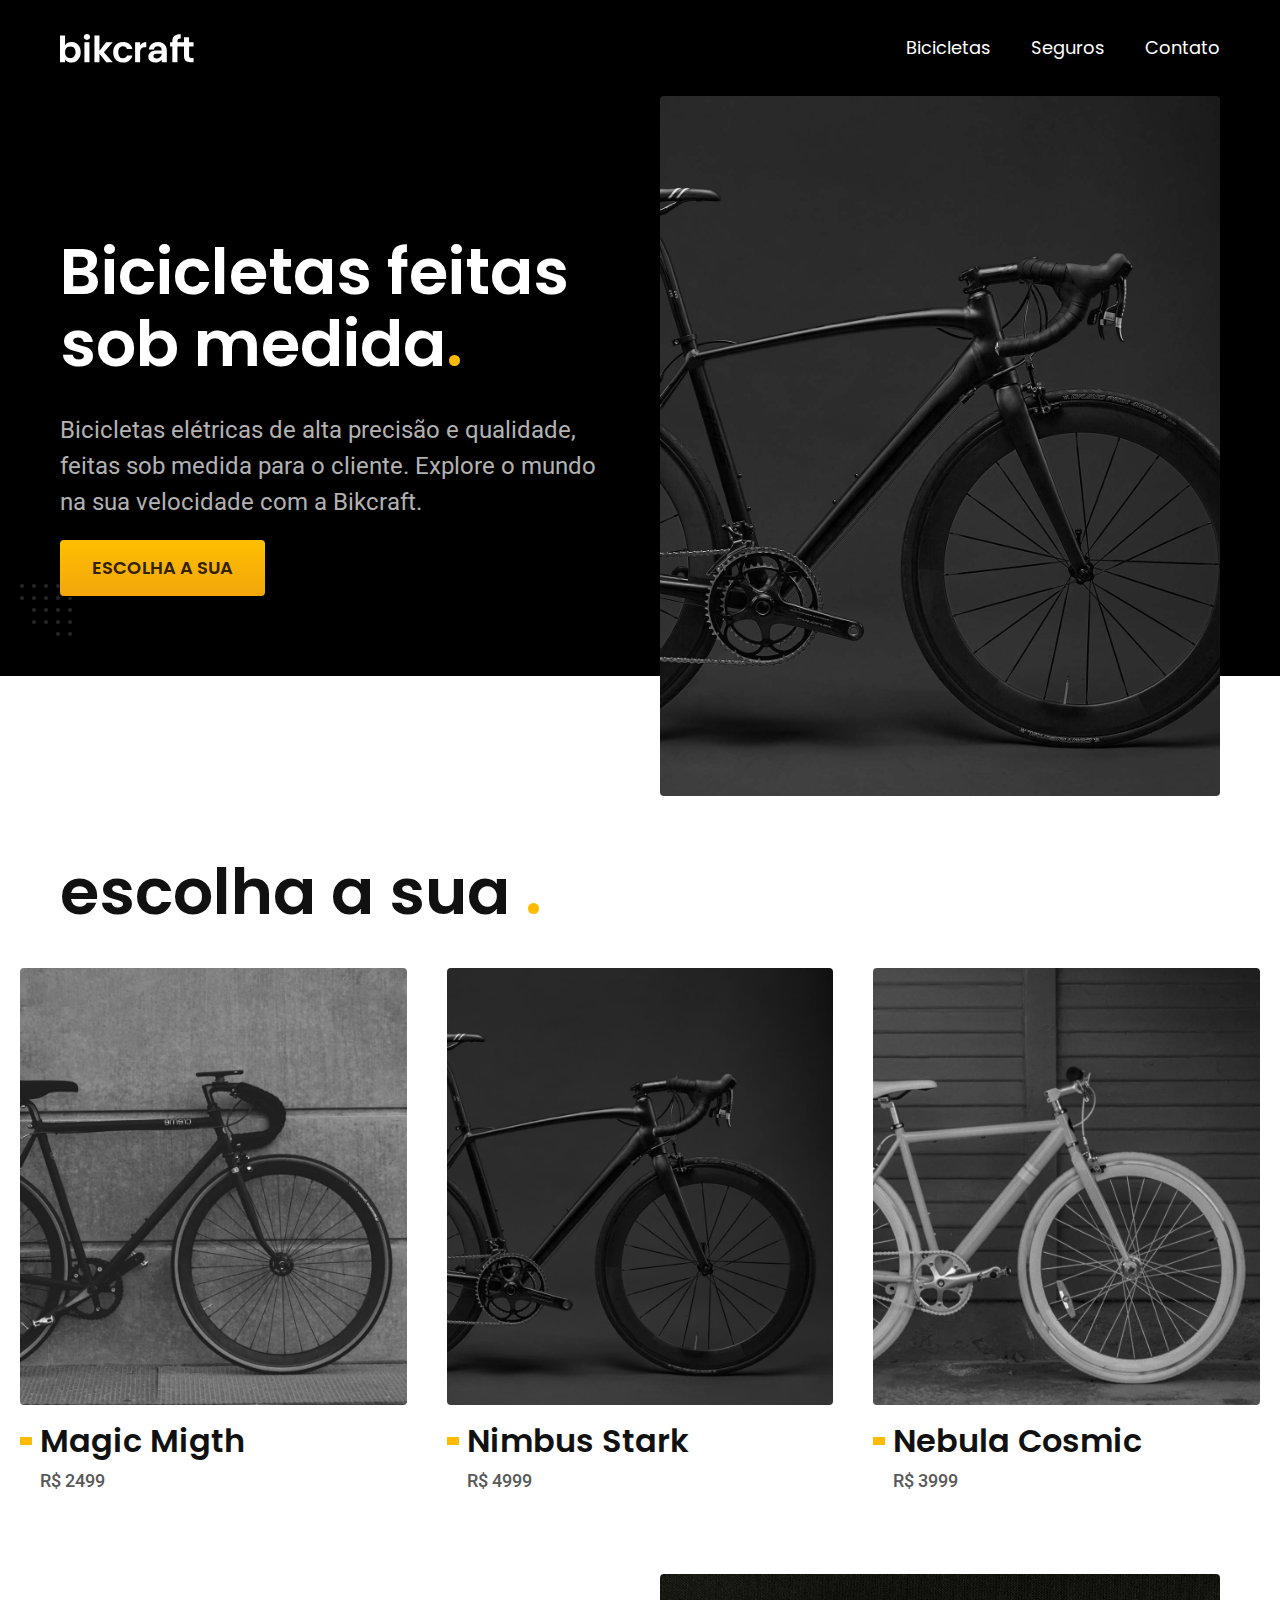
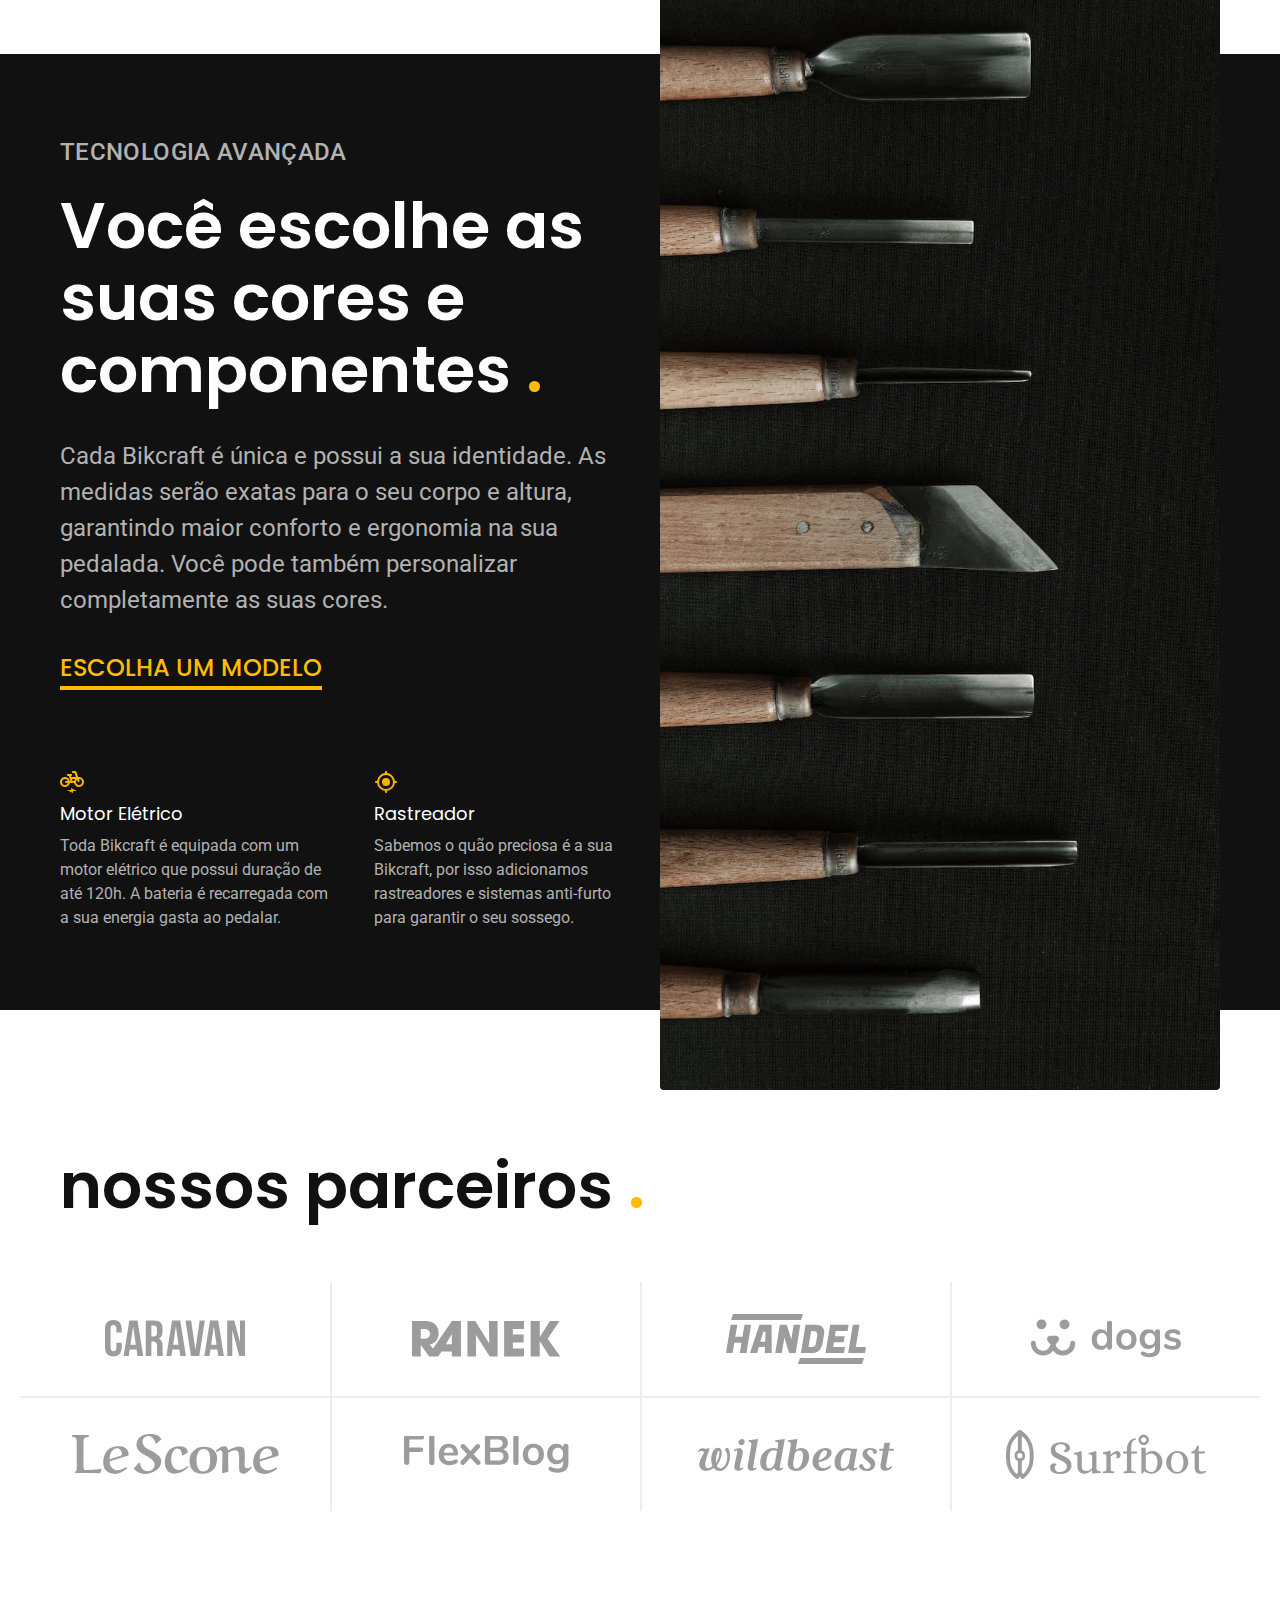
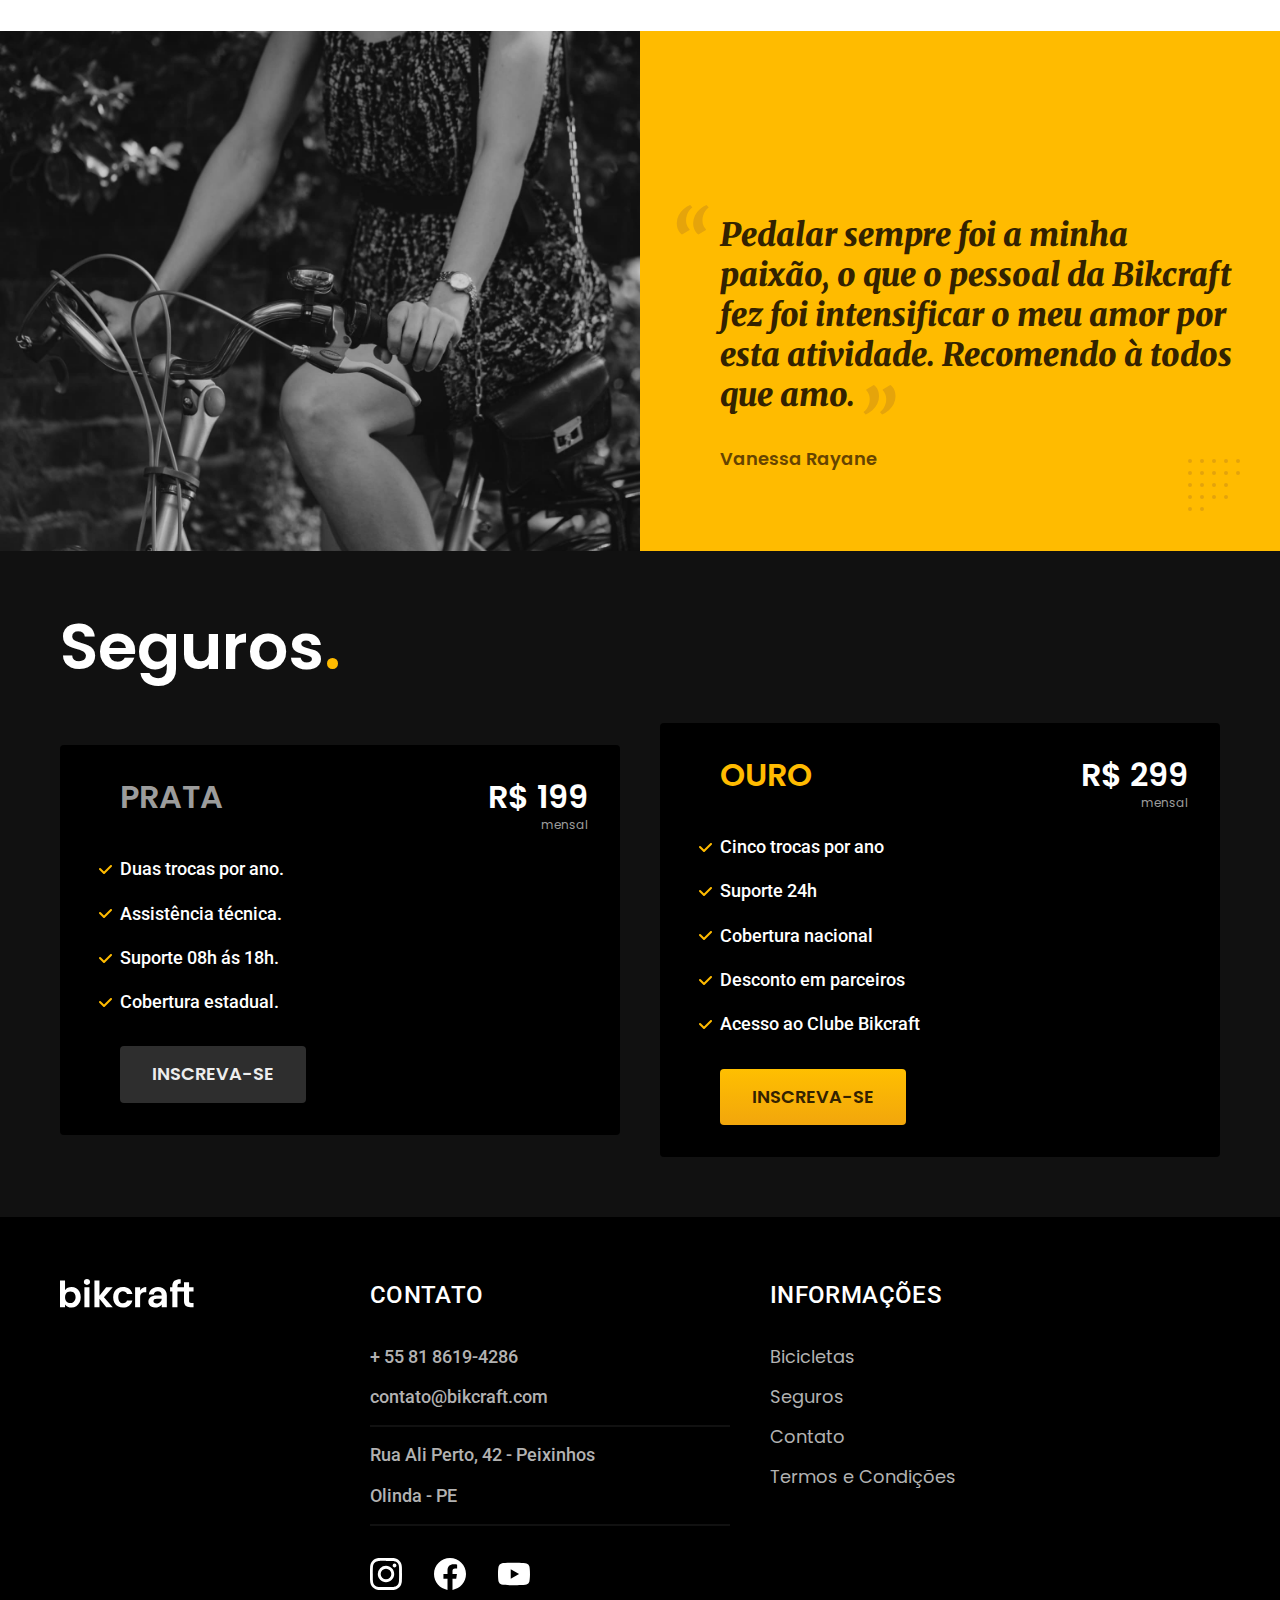
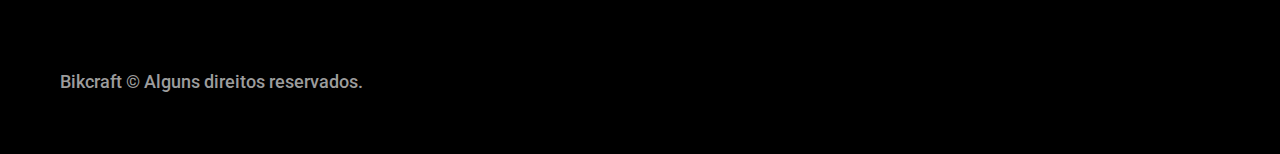
<file: index.html>
<!DOCTYPE html>
<html lang="pt-br">

<head>
  <meta charset="UTF-8">
  <meta name="viewport" content="width=device-width, initial-scale=1.0">
  <title>Bikcraft - Bicicletas Elétricas</title>
  <meta name="description" content="Bicicletas elétricas de alta precisão e qualidade,  feitas sob medida para o cliente. Explore o mundo na sua velocidade com a Bikcraft.">
  <link rel="preload" href="./css/style.css" as="style">
  <link rel="stylesheet" href="./css/style.css">

  <link rel="preconnect" href="https://fonts.googleapis.com">
  <link rel="preconnect" href="https://fonts.gstatic.com" crossorigin>
  <link href="https://fonts.googleapis.com/css2?family=Fira+Sans:wght@400;700&family=Poppins:wght@400;600&family=Roboto:wght@400;500&display=swap" rel="stylesheet">

  <link rel="preconnect" href="https://fonts.googleapis.com">
  <link rel="preconnect" href="https://fonts.gstatic.com" crossorigin>

  <link rel="preconnect" href="https://fonts.googleapis.com">
  <link rel="preconnect" href="https://fonts.gstatic.com" crossorigin>
  <link href="https://fonts.googleapis.com/css2?family=Merriweather:ital,wght@1,900&display=swap" rel="stylesheet">



</head>

<body>
  <header class="header-bg">
    <div class="header container">
      <a href="./">
        <img src="./img/bikcraft.svg" width="136" alt="Bikcraft">
      </a>

      <nav aria-label="primaria">
        <ul class="header-menu font-1-m cor-0">
          <li><a href="./bicicletas.html">Bicicletas</a></li>
          <li><a href="./seguros.html">Seguros</a></li>
          <li><a href="./contato.html">Contato</a></li>


        </ul>
      </nav>
    </div>
  </header>

  <main class="introducao-bg">
    <div class="introducao container">
      <div class="introducao-conteudo">
        <h1 class="font-1-xxl cor-0">Bicicletas feitas sob medida<span class="cor-p1">.</span></h1>
        <p class="font-2-l cor-5">Bicicletas elétricas de alta precisão e qualidade, feitas sob medida para o cliente. Explore o mundo na sua velocidade com a Bikcraft.</p>
        <a class="botao" href="./bicicletas.html">Escolha a sua</a>
      </div>
      <picture>
        <source media="(max-width: 800px)" srcset="./img/bicicletas/nimbus.jpg">
        <img src="./img/fotos/introducao.jpg" width="1280" height="1600" alt="Bicicleta elétrica preta.">
      </picture>

    </div>

  </main>

  <article class="bicicletas-lista">

    <h2 class="container font-1-xxl">escolha a sua <span class="cor-p1">.</span></h2>


    <ul>
      <li>
        <a href="./bicicletas/magic.html">
          <img src="./img/bicicletas/magic-home.jpg" alt="Bicicleta preta" width="920" height="1040">
          <h3 class="font-1-xl">Magic Migth</h3>
          <span class="font-2-m cor-8">R$ 2499</span>
        </a>
      </li>

      <li>
        <a href="./bicicletas/nimbus.html">
          <img src="./img/bicicletas/nimbus-home.jpg" alt="Bicicleta preta" width="920" height="1040">
          <h3 class="font-1-xl">Nimbus Stark</h3>
          <span class="font-2-m cor-8">R$ 4999</span>
        </a>
      </li>

      <li>
        <a href="./bicicletas/nebula.html">
          <img src="./img/bicicletas/nebula-home.jpg" alt="Bicicleta preta" width="920" height="1040">
          <h3 class="font-1-xl">Nebula Cosmic</h3>
          <span class="font-2-m cor-8">R$ 3999</span>
        </a>
      </li>
    </ul>
  </article>

  <article class="tecnologia-bg">
    <div class="tecnologia-container container">
      <div class="tecnologia-conteudo">
        <span class="font-2-l-b cor-5">Tecnologia Avançada</span>
        <h2 class="font-1-xxl cor-0">Você escolhe as suas cores e componentes <span class="cor-p1">.</span></h2>
        <p class="font-2-l cor-5">Cada Bikcraft é única e possui a sua identidade. As medidas serão exatas para o seu corpo e altura, garantindo maior conforto e ergonomia na sua pedalada. Você pode também personalizar completamente as suas cores.</p>
        <a class="link" href="./bicicletas.html">Escolha um modelo</a>
        <div class="tecnologia-vantagens">
          <div>
            <img class="tecnologia-imagem" src="./img/icones/eletrica.svg" width="24" height="24" alt="">
            <h3 class="font-1-m cor-0">Motor Elétrico</h3>
            <p class="font-2-s cor-5">Toda Bikcraft é equipada com um motor elétrico que possui duração de até 120h. A bateria é recarregada com a sua energia gasta ao pedalar.</p>
          </div>

          <div>
            <img src="./img/icones/rastreador.svg" width="24" height="24" alt="">
            <h3 class="font-1-m cor-0">Rastreador</h3>
            <p class="font-2-s cor-5">Sabemos o quão preciosa é a sua Bikcraft, por isso adicionamos rastreadores e sistemas anti-furto para garantir o seu sossego.</p>
          </div>
        </div>
      </div>
      <div class="tecnologia-imagem">
        <img src="./img/fotos/tecnologia.jpg" width="1200" height="1920" alt="">
      </div>

    </div>

  </article>

  <section class="parceiros" aria-label="Nossos parceiros">
    <h2 class="container font-1-xxl">nossos parceiros <span class="cor-p1">.</span></h2>

    <ul>
      <li><img src="./img/parceiros/caravan.svg" width="140" height="38" alt="caravan"></li>
      <li><img src="./img/parceiros/ranek.svg" width="149" height="36" alt="ranek"></li>
      <li><img src="./img/parceiros/handel.svg" width="140" height="50" alt="handel"></li>
      <li><img src="./img/parceiros/dogs.svg" width="152" height="39" alt="dogs"></li>
      <li><img src="./img/parceiros/lescone.svg" width="208" height="41" alt="lescone"></li>
      <li><img src="./img/parceiros/flexblog.svg" width="165" height="38" alt="flexblog"></li>
      <li><img src="./img/parceiros/wildbeast.svg" width="196" height="34" alt="wildbeast"></li>
      <li><img src="./img/parceiros/surfbot.svg" width="200" height="49" alt="surfbot"></li>
    </ul>
  </section>

  <section class="depoimento" aria-label="Depoimento">
    <div>
      <img src="./img/fotos/depoimento.jpg" width="1560" height="1360" alt="Pessoa pedalando uma bicicleta Bikcraft">
    </div>
    <div class="depoimento-conteudo">
      <blockquote class="font-1-xl cor-p5">
        <p>Pedalar sempre foi a minha paixão, o que o pessoal da Bikcraft fez foi intensificar o meu amor por esta atividade. Recomendo à todos que amo.</p>
      </blockquote>
      <span class="font-1-m-b cor-p4">Vanessa Rayane</span>
    </div>
  </section>

  <article class="seguros-bg">
    <div class="seguros container">
      <h2 class="font-1-xxl cor-0">Seguros<span class="cor-p1">.</span></h2>
      <div class="seguros-item">
        <h3 class="font-1-xl cor-6">PRATA</h3>
        <span class="font-1-xl cor-0">R$ 199 <span class="font-1-xs cor-6">mensal</span></span>
        <ul class="font-2-m cor-0">
          <li>Duas trocas por ano.</li>
          <li>Assistência técnica. </li>
          <li>Suporte 08h ás 18h.</li>
          <li>Cobertura estadual.</li>
        </ul>
        <a class="botao secundario" href="./orcamento.html">Inscreva-se</a>
      </div>



      <div class="seguros-item">
        <h3 class="font-1-xl cor-p1">OURO</h3>
        <span class="font-1-xl cor-0">R$ 299 <span class="font-1-xs cor-6">mensal</span></span>
        <ul class="font-2-m cor-0">
          <li>Cinco trocas por ano</li>
          <li>Suporte 24h </li>
          <li>Cobertura nacional</li>
          <li>Desconto em parceiros</li>
          <li>Acesso ao Clube Bikcraft</li>
        </ul>
        <a class="botao" href="./orcamento.html">Inscreva-se</a>
      </div>
    </div>

  </article>

  <footer class="footer-bg">
    <div class="footer container">
      <img src="./img/bikcraft.svg" width="136" height="32" alt="Bikcraft">
      <div class="footer-contato">
        <h3 class="font-2-l-b cor-0">Contato</h3>
        <ul class=" font-2-m cor-5">
          <li><a href="tel:+558186194286">+ 55 81 8619-4286</a></li>
          <li><a href="mailto: contato@bikcraft.com">contato@bikcraft.com</a></li>
          <li>Rua Ali Perto, 42 - Peixinhos</li>
          <li>Olinda - PE</li>
        </ul>
        <div class="footer-redes">
          <a href="./">
            <img src="./img/redes/instagram.svg" width="32" height="32" alt="Instagram">
          </a>
          <a href="./">
            <img src="./img/redes/facebook.svg" width="32" height="32" alt="Facebook">
          </a>
          <a href="./">
            <img src="./img/redes/youtube.svg" width="32" height="32" alt="Youtube">
          </a>
        </div>

      </div>
      <div class="footer-informacoes">
        <h3 class="font-2-l-b cor-0">Informações</h3>
        <nav>
          <ul class="font-1-m cor-5">
            <li><a href="./bicicletas.html">Bicicletas</a></li>
            <li><a href="./seguros.html">Seguros</a></li>
            <li><a href="./contato.html">Contato</a></li>
            <li><a href="./termos.html">Termos e Condições</a></li>
          </ul>
        </nav>
      </div>
      <p class="footer-copy font-2-m cor-6">Bikcraft © Alguns direitos reservados.</p>
    </div>
  </footer>


  <script src="./js/script.js"></script>

</body>

</html>
</file>
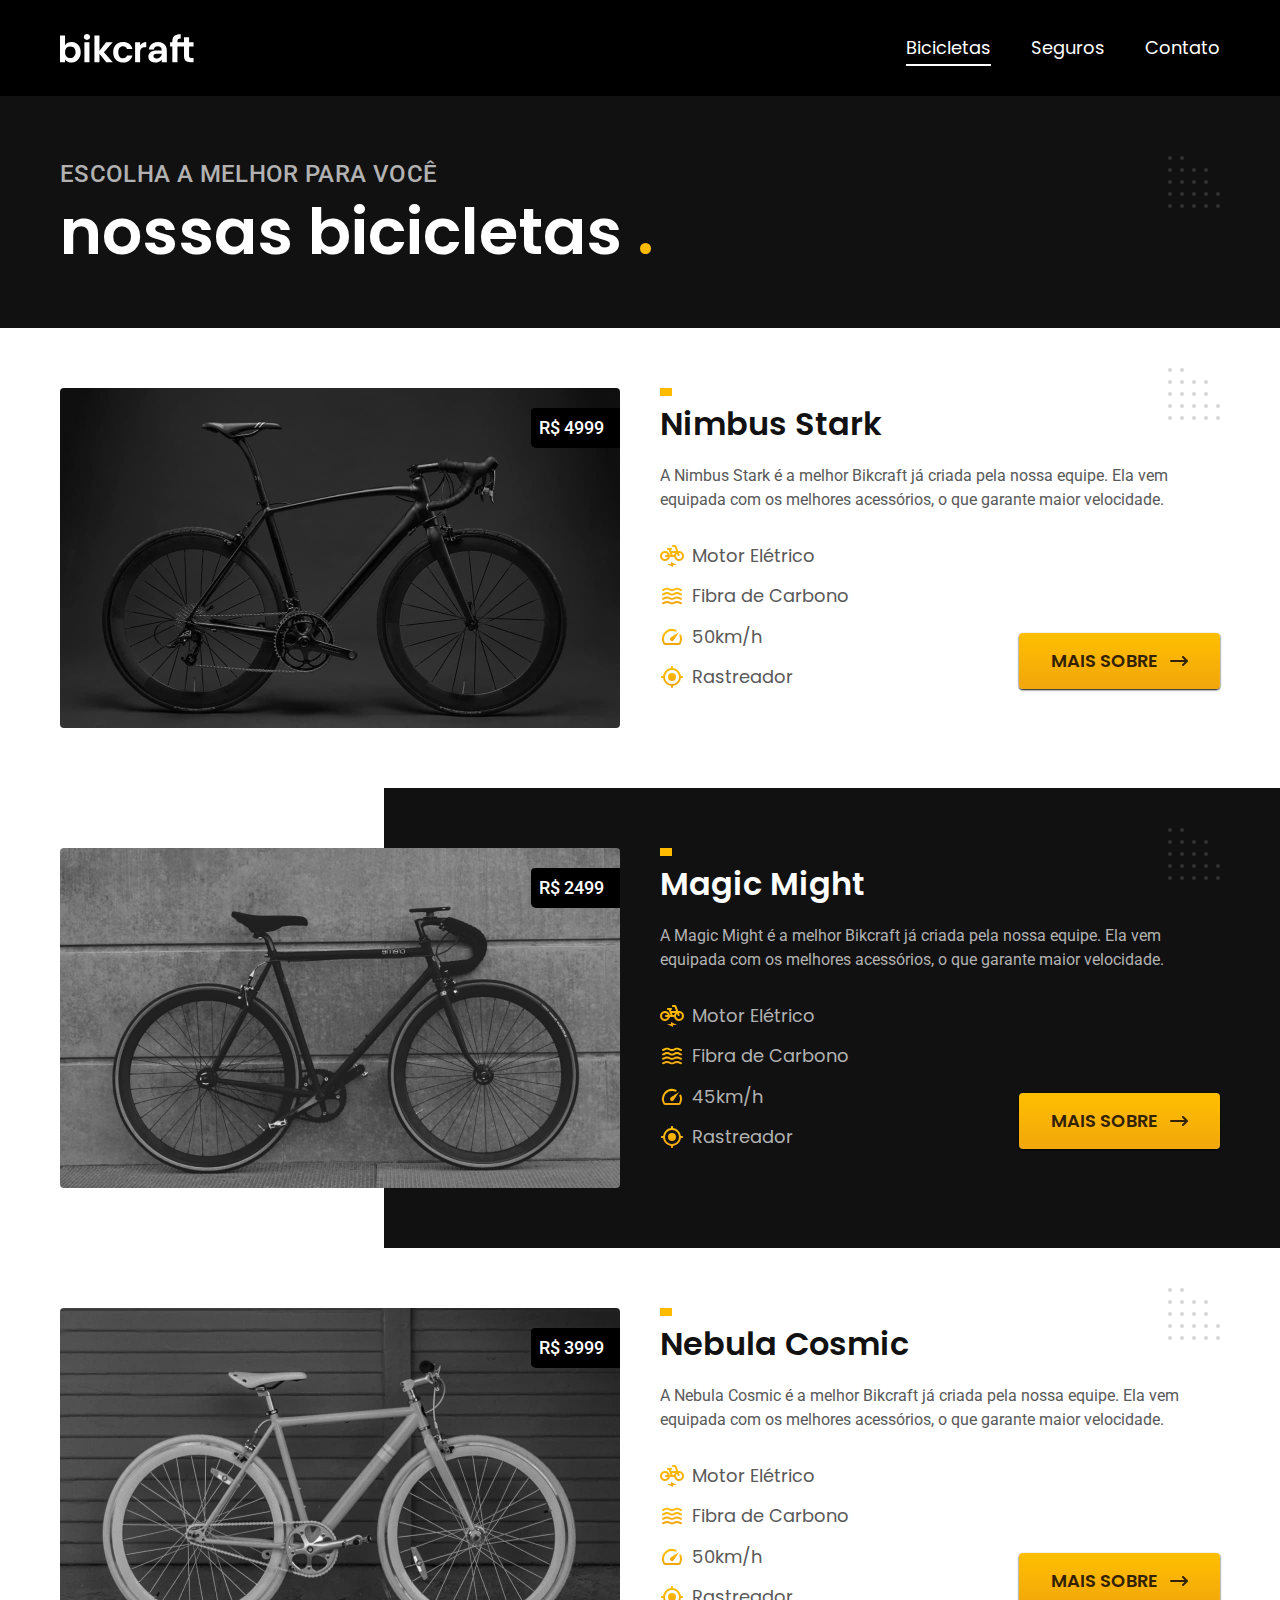
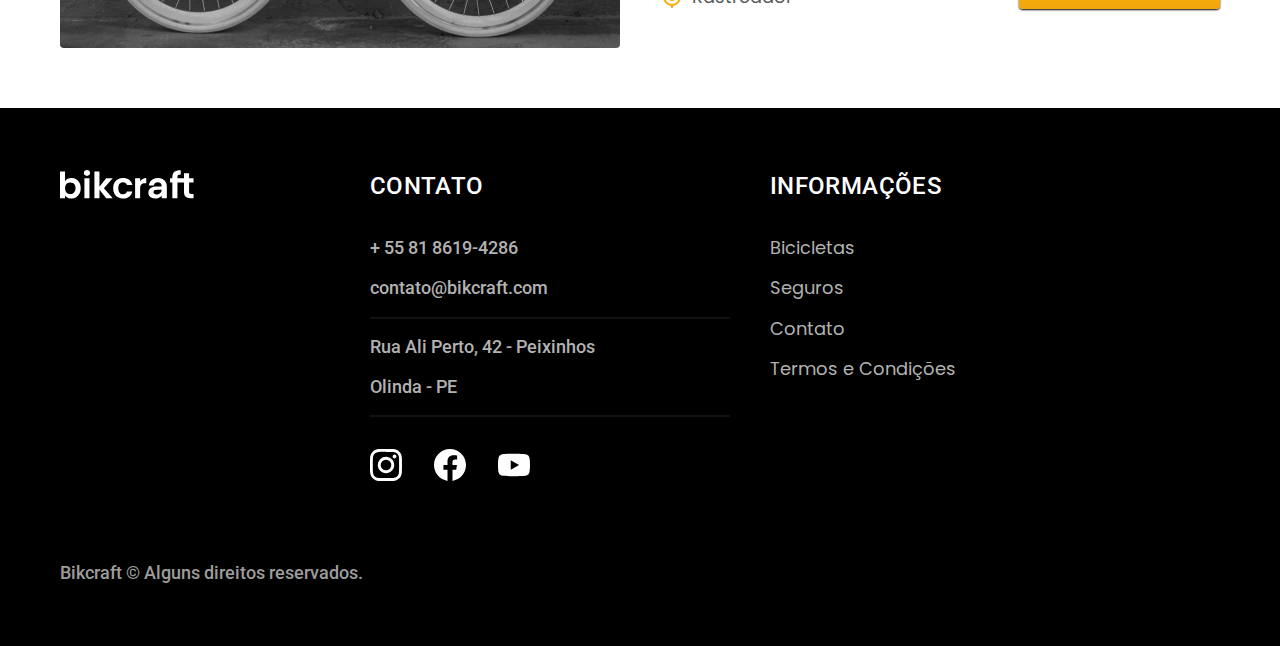
<file: bicicletas.html>
<!DOCTYPE html>
<html lang="pt-br">

<head>
  <meta charset="UTF-8">
  <meta name="viewport" content="width=device-width, initial-scale=1.0">
  <title>Bicicletas | Bicicletas Elétricas</title>
  <meta name="description" content="Termos e condições">

  <link rel="preload" href="./css/style.css" as="style">
  <link rel="stylesheet" href="./css/style.css">

  <link rel="preconnect" href="https://fonts.googleapis.com">
  <link rel="preconnect" href="https://fonts.gstatic.com" crossorigin>
  <link href="https://fonts.googleapis.com/css2?family=Fira+Sans:wght@400;700&family=Poppins:wght@400;600&family=Roboto:wght@400;500&display=swap" rel="stylesheet">

  <link rel="preconnect" href="https://fonts.googleapis.com">
  <link rel="preconnect" href="https://fonts.gstatic.com" crossorigin>

  <link rel="preconnect" href="https://fonts.googleapis.com">
  <link rel="preconnect" href="https://fonts.gstatic.com" crossorigin>
  <link href="https://fonts.googleapis.com/css2?family=Merriweather:ital,wght@1,900&display=swap" rel="stylesheet">



</head>

<body id="bicicletas">
  <header class="header-bg">
    <div class="header container">
      <a href="./">
        <img src="./img/bikcraft.svg" alt="Bikcraft">
      </a>

      <nav aria-label="primaria">
        <ul class="header-menu font-1-m cor-0">
          <li><a href="./bicicletas.html">Bicicletas</a></li>
          <li><a href="./seguros.html">Seguros</a></li>
          <li><a href="./contato.html">Contato</a></li>


        </ul>
      </nav>
    </div>
  </header>
  <main>
    <div class="titulo-bg">
      <div class="titulo container">
        <p class="font-2-l-b cor-5">Escolha a melhor para você</p>
        <h1 class="font-1-xxl cor-0">nossas bicicletas <span class="cor-p1">.</span></h1>
      </div>
    </div>

    <div class="bicicletas-bg">
      <div class="bicicletas container">
        <div class="bicicletas-imagem">
          <img src="./img/bicicletas/nimbus.jpg" alt="Bicicletas preta">
          <span class="font-2-m cor-0">R$ 4999</span>
        </div>
        <div class="bicicletas-conteudo">
          <h2 class="font-1-xl">Nimbus Stark</h2>
          <p class="font-2-s cor-8">A Nimbus Stark é a melhor Bikcraft já criada pela nossa equipe. Ela vem equipada com os melhores acessórios, o que garante maior velocidade.</p>
          <ul class="font-1-m cor-8">
            <li><img src="./img/icones/eletrica.svg" alt="">Motor Elétrico</li>

            <li><img src="./img/icones/carbono.svg" alt="">Fibra de Carbono</li>

            <li><img src="./img/icones/velocidade.svg" alt="">50km/h</li>

            <li><img src="./img/icones/rastreador.svg" alt="">Rastreador</li>
          </ul>
          <a class="botao seta" href="./bicicletas/nimbus.html">Mais Sobre</a>
        </div>
      </div>
    </div>

    <div class="bicicletas-bg">
      <div class="bicicletas container">
        <div class="bicicletas-imagem">
          <img src="./img/bicicletas/magic.jpg" alt="Bicicletas preta">
          <span class="font-2-m cor-0">R$ 2499</span>
        </div>
        <div class="bicicletas-conteudo">
          <h2 class="font-1-xl cor-0">Magic Might</h2>
          <p class="font-2-s cor-5">A Magic Might é a melhor Bikcraft já criada pela nossa equipe. Ela vem equipada com os melhores acessórios, o que garante maior velocidade.</p>
          <ul class="font-1-m cor-5">
            <li><img src="./img/icones/eletrica.svg" alt="">Motor Elétrico</li>

            <li><img src="./img/icones/carbono.svg" alt="">Fibra de Carbono</li>

            <li><img src="./img/icones/velocidade.svg" alt="">45km/h</li>

            <li><img src="./img/icones/rastreador.svg" alt="">Rastreador</li>
          </ul>
          <a class="botao seta" href="./bicicletas/magic.html">Mais Sobre</a>
        </div>
      </div>
    </div>

    <div class="bicicletas-bg">
      <div class="bicicletas container">
        <div class="bicicletas-imagem">
          <img src="./img/bicicletas/nebula.jpg" alt="Bicicletas preta">
          <span class="font-2-m cor-0">R$ 3999</span>
        </div>
        <div class="bicicletas-conteudo">
          <h2 class="font-1-xl">Nebula Cosmic</h2>
          <p class="font-2-s cor-8">A Nebula Cosmic é a melhor Bikcraft já criada pela nossa equipe. Ela vem equipada com os melhores acessórios, o que garante maior velocidade.</p>
          <ul class="font-1-m cor-8">
            <li><img src="./img/icones/eletrica.svg" alt="">Motor Elétrico</li>

            <li><img src="./img/icones/carbono.svg" alt="">Fibra de Carbono</li>

            <li><img src="./img/icones/velocidade.svg" alt="">50km/h</li>

            <li><img src="./img/icones/rastreador.svg" alt="">Rastreador</li>
          </ul>
          <a class="botao seta" href="./bicicletas/nebula.html">Mais Sobre</a>
        </div>
      </div>
    </div>

  </main>




  <footer class="footer-bg">
    <div class="footer container">
      <img src="./img/bikcraft.svg" alt="Bikcraft">
      <div class="footer-contato">
        <h3 class="font-2-l-b cor-0">Contato</h3>
        <ul class=" font-2-m cor-5">
          <li><a href="tel:+558186194286">+ 55 81 8619-4286</a></li>
          <li><a href="mailto: contato@bikcraft.com">contato@bikcraft.com</a></li>
          <li>Rua Ali Perto, 42 - Peixinhos</li>
          <li>Olinda - PE</li>
        </ul>
        <div class="footer-redes">
          <a href="./">
            <img src="./img/redes/instagram.svg" alt="Instagram">
          </a>
          <a href="./">
            <img src="./img/redes/facebook.svg" alt="Facebook">
          </a>
          <a href="./">
            <img src="./img/redes/youtube.svg" alt="Youtube">
          </a>
        </div>

      </div>
      <div class="footer-informacoes">
        <h3 class="font-2-l-b cor-0">Informações</h3>
        <nav>
          <ul class="font-1-m cor-5">
            <li><a href="./bicicletas.html">Bicicletas</a></li>
            <li><a href="./seguros.html">Seguros</a></li>
            <li><a href="./contato.html">Contato</a></li>
            <li><a href="./termos.html">Termos e Condições</a></li>
          </ul>
        </nav>
      </div>
      <p class="footer-copy font-2-m cor-6">Bikcraft © Alguns direitos reservados.</p>
    </div>
  </footer>

  <script src="./js/script.js"></script>
</body>

</html>
</file>
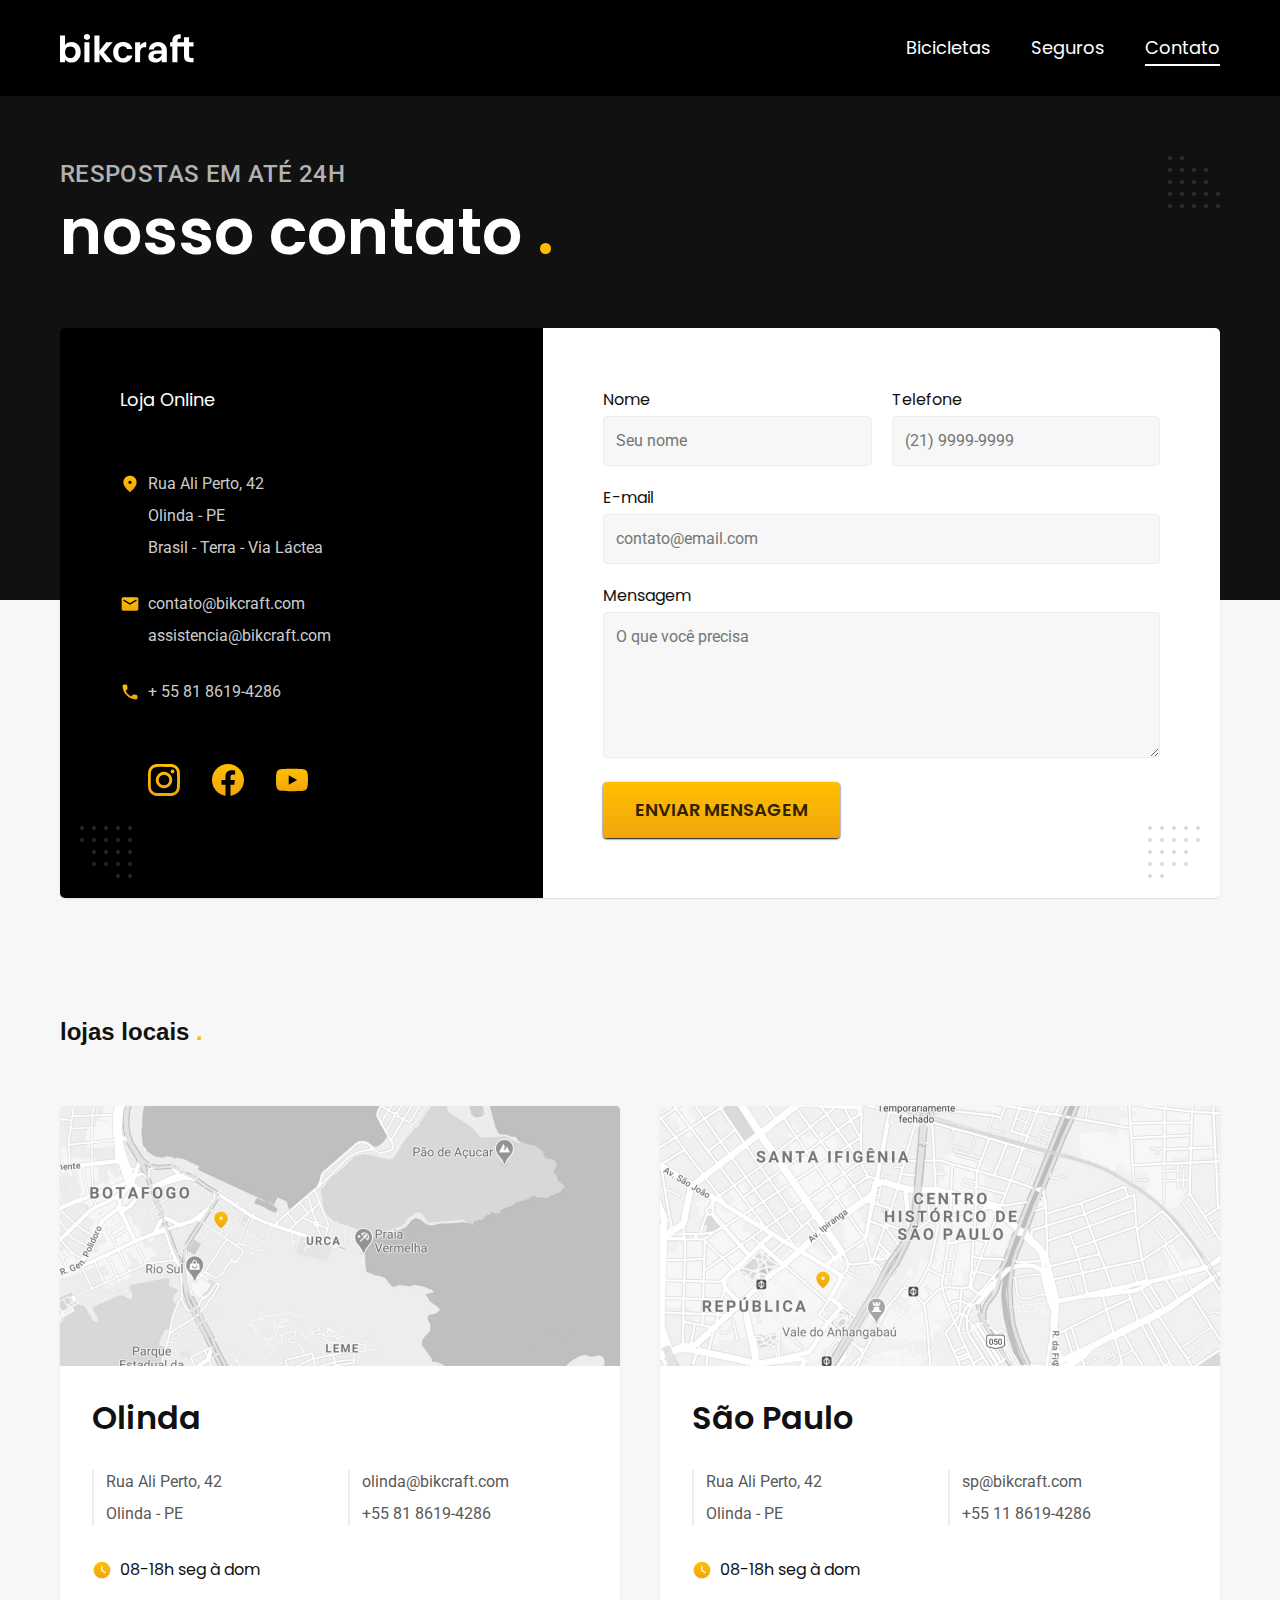
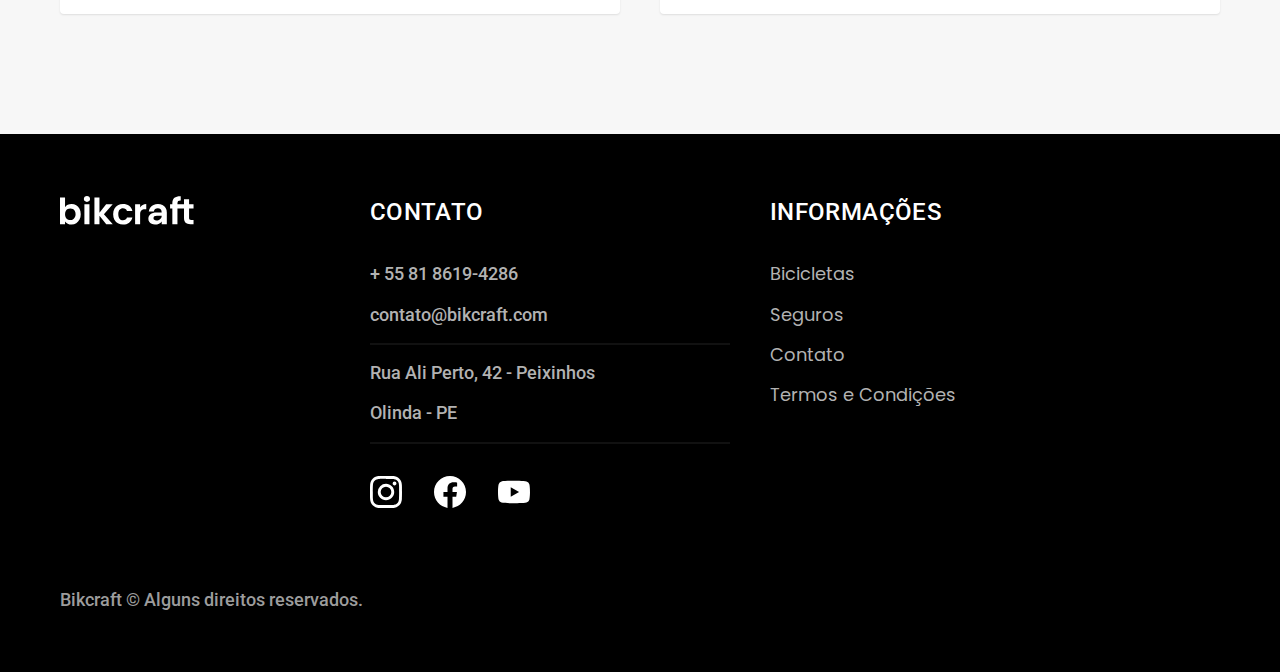
<file: contato.html>
<!DOCTYPE html>
<html lang="pt-br">

<head>
  <meta charset="UTF-8">
  <meta name="viewport" content="width=device-width, initial-scale=1.0">
  <title>Contato | Bicicletas Elétricas</title>
  <meta name="description" content="Termos e condições">

  <link rel="preload" href="./css/style.css" as="style">
  <link rel="stylesheet" href="./css/style.css">

  <link rel="preconnect" href="https://fonts.googleapis.com">
  <link rel="preconnect" href="https://fonts.gstatic.com" crossorigin>
  <link href="https://fonts.googleapis.com/css2?family=Fira+Sans:wght@400;700&family=Poppins:wght@400;600&family=Roboto:wght@400;500&display=swap" rel="stylesheet">

  <link rel="preconnect" href="https://fonts.googleapis.com">
  <link rel="preconnect" href="https://fonts.gstatic.com" crossorigin>

  <link rel="preconnect" href="https://fonts.googleapis.com">
  <link rel="preconnect" href="https://fonts.gstatic.com" crossorigin>
  <link href="https://fonts.googleapis.com/css2?family=Merriweather:ital,wght@1,900&display=swap" rel="stylesheet">



</head>

<body id="contato">
  <header class="header-bg">
    <div class="header container">
      <a href="./">
        <img src="./img/bikcraft.svg" alt="Bikcraft">
      </a>

      <nav aria-label="primaria">
        <ul class="header-menu font-1-m cor-0">
          <li><a href="./bicicletas.html">Bicicletas</a></li>
          <li><a href="./seguros.html">Seguros</a></li>
          <li><a href="./contato.html">Contato</a></li>


        </ul>
      </nav>
    </div>
  </header>
  <main>
    <div class="titulo-bg">
      <div class="titulo container">
        <p class="font-2-l-b cor-5">Respostas em até 24h</p>
        <h1 class="font-1-xxl cor-0">nosso contato <span class="cor-p1">.</span></h1>
      </div>
    </div>

    <div class="contato container">
      <section class="contato-dados" aria-label="Endereço">
        <h2 class="font-1-m cor-0">Loja Online</h2>
        <div class="contato-endereco font-2-s cor-4">
          <p>Rua Ali Perto, 42 </p>
          <p>Olinda - PE </p>
          <p>Brasil - Terra - Via Láctea </p>
        </div>
        <address class="contato-meios font-2-s cor-4">
          <a href="mailto:contato@bikcraft.com"> contato@bikcraft.com</a>
          <a href="mailto:assistencia@bikcraft.com"> assistencia@bikcraft.com</a>
          <a href="tel:+558186194286">+ 55 81 8619-4286</a>
        </address>
        <div class="contato-redes">
          <a href="./">
            <img src="./img/redes/instagram-p.svg" alt="Instagram">
          </a>
          <a href="./">
            <img src="./img/redes/facebook-p.svg" alt="Facebook">
          </a>
          <a href="./">
            <img src="./img/redes/youtube-p.svg" alt="Youtube">
          </a>
        </div>
      </section>
      <section class="contato-formulario" aria-label="Formulário">
        <form class="form" action="./contato.html">
          <div>
            <label for="nome">Nome</label>
            <input type="text" id="nome" name="nome" placeholder="Seu nome">
          </div>

          <div>
            <label for="telefone">Telefone</label>
            <input type="text" id="telefone" name="telefone" placeholder="(21) 9999-9999">
          </div>

          <div class="col-2">
            <label for="email">E-mail</label>
            <input type="email" id="email" name="email" placeholder="contato@email.com">
          </div>

          <div class="col-2">
            <label for="mensagem">Mensagem</label>
            <textarea rows="5" type="mensagem" id="mensagem" name="mensagem" placeholder="O que você precisa"></textarea>
          </div>
          <button class="botao col-2">Enviar Mensagem</button>
        </form>
      </section>

    </div>
  </main>

  <article class="lojas container">
    <h2 class="cont-1-xxl">lojas locais <span class="cor-p1">.</span></h2>
    <div class="lojas-item">
      <img src="./img/lojas/rj.jpg" alt="mapa marcando o endereço em Rua Ali Perto, 42 - Olinda - PE ">

      <div class="lojas-conteudo">
        <h3 class="font-1-xl">Olinda</h3>
        <div class="lojas-dados font-2-s cor-8">
          <p>Rua Ali Perto, 42</p>
          <p>Olinda - PE</p>
        </div>

        <div class="lojas-dados font-2-s cor-8">
          <a href="mailto:olinda@bikcraft.com">olinda@bikcraft.com</a>
          <a href="tel:+558186194286">+55 81 8619-4286</a>
        </div>
        <p class="lojas-tempo font-1-s"><img src="./img/icones/horario.svg" alt=""> 08-18h seg à dom</p>
      </div>
    </div>


    <div class="lojas-item">
      <img src="./img/lojas/sp.jpg" alt="mapa marcando o endereço em Rua Ali Perto, 42 - São Paulo - SP ">
      <div class="lojas-conteudo">
        <h3 class="font-1-xl">São Paulo</h3>
        <div class="lojas-dados font-2-s cor-8">
          <p>Rua Ali Perto, 42</p>
          <p>Olinda - PE</p>
        </div>

        <div class="lojas-dados font-2-s cor-8">
          <a href="mailto:sp@bikcraft.com">sp@bikcraft.com</a>
          <a href="tel:+558186194286">+55 11 8619-4286</a>
        </div>
        <p class="lojas-tempo font-1-s"><img src="./img/icones/horario.svg" alt=""> 08-18h seg à dom</p>
      </div>
    </div>

  </article>




  <footer class="footer-bg">
    <div class="footer container">
      <img src="./img/bikcraft.svg" alt="Bikcraft">
      <div class="footer-contato">
        <h3 class="font-2-l-b cor-0">Contato</h3>
        <ul class=" font-2-m cor-5">
          <li><a href="tel:+558186194286">+ 55 81 8619-4286</a></li>
          <li><a href="mailto: contato@bikcraft.com">contato@bikcraft.com</a></li>
          <li>Rua Ali Perto, 42 - Peixinhos</li>
          <li>Olinda - PE</li>
        </ul>
        <div class="footer-redes">
          <a href="./">
            <img src="./img/redes/instagram.svg" alt="Instagram">
          </a>
          <a href="./">
            <img src="./img/redes/facebook.svg" alt="Facebook">
          </a>
          <a href="./">
            <img src="./img/redes/youtube.svg" alt="Youtube">
          </a>
        </div>

      </div>
      <div class="footer-informacoes">
        <h3 class="font-2-l-b cor-0">Informações</h3>
        <nav>
          <ul class="font-1-m cor-5">
            <li><a href="./bicicletas.html">Bicicletas</a></li>
            <li><a href="./seguros.html">Seguros</a></li>
            <li><a href="./contato.html">Contato</a></li>
            <li><a href="./termos.html">Termos e Condições</a></li>
          </ul>
        </nav>
      </div>
      <p class="footer-copy font-2-m cor-6">Bikcraft © Alguns direitos reservados.</p>
    </div>
  </footer>

  <script src="./js/script.js"></script>
</body>

</html>
</file>
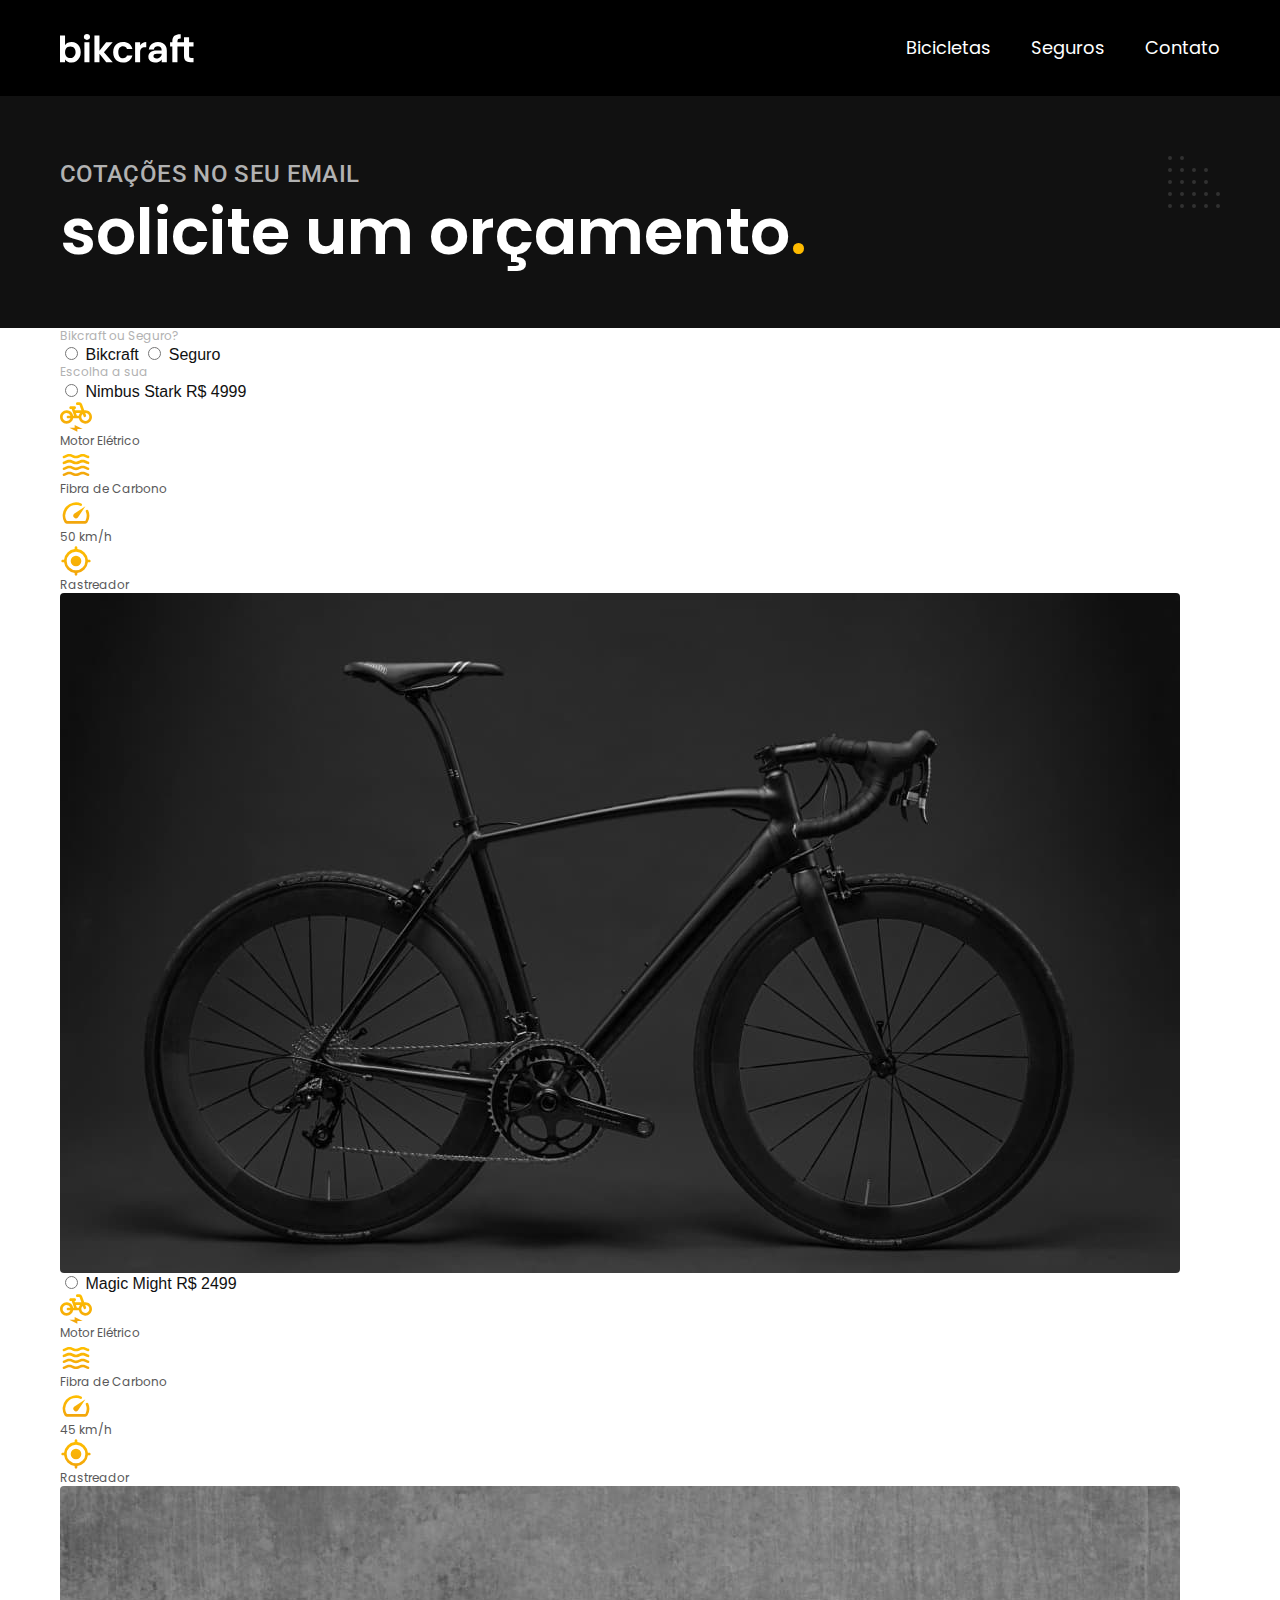
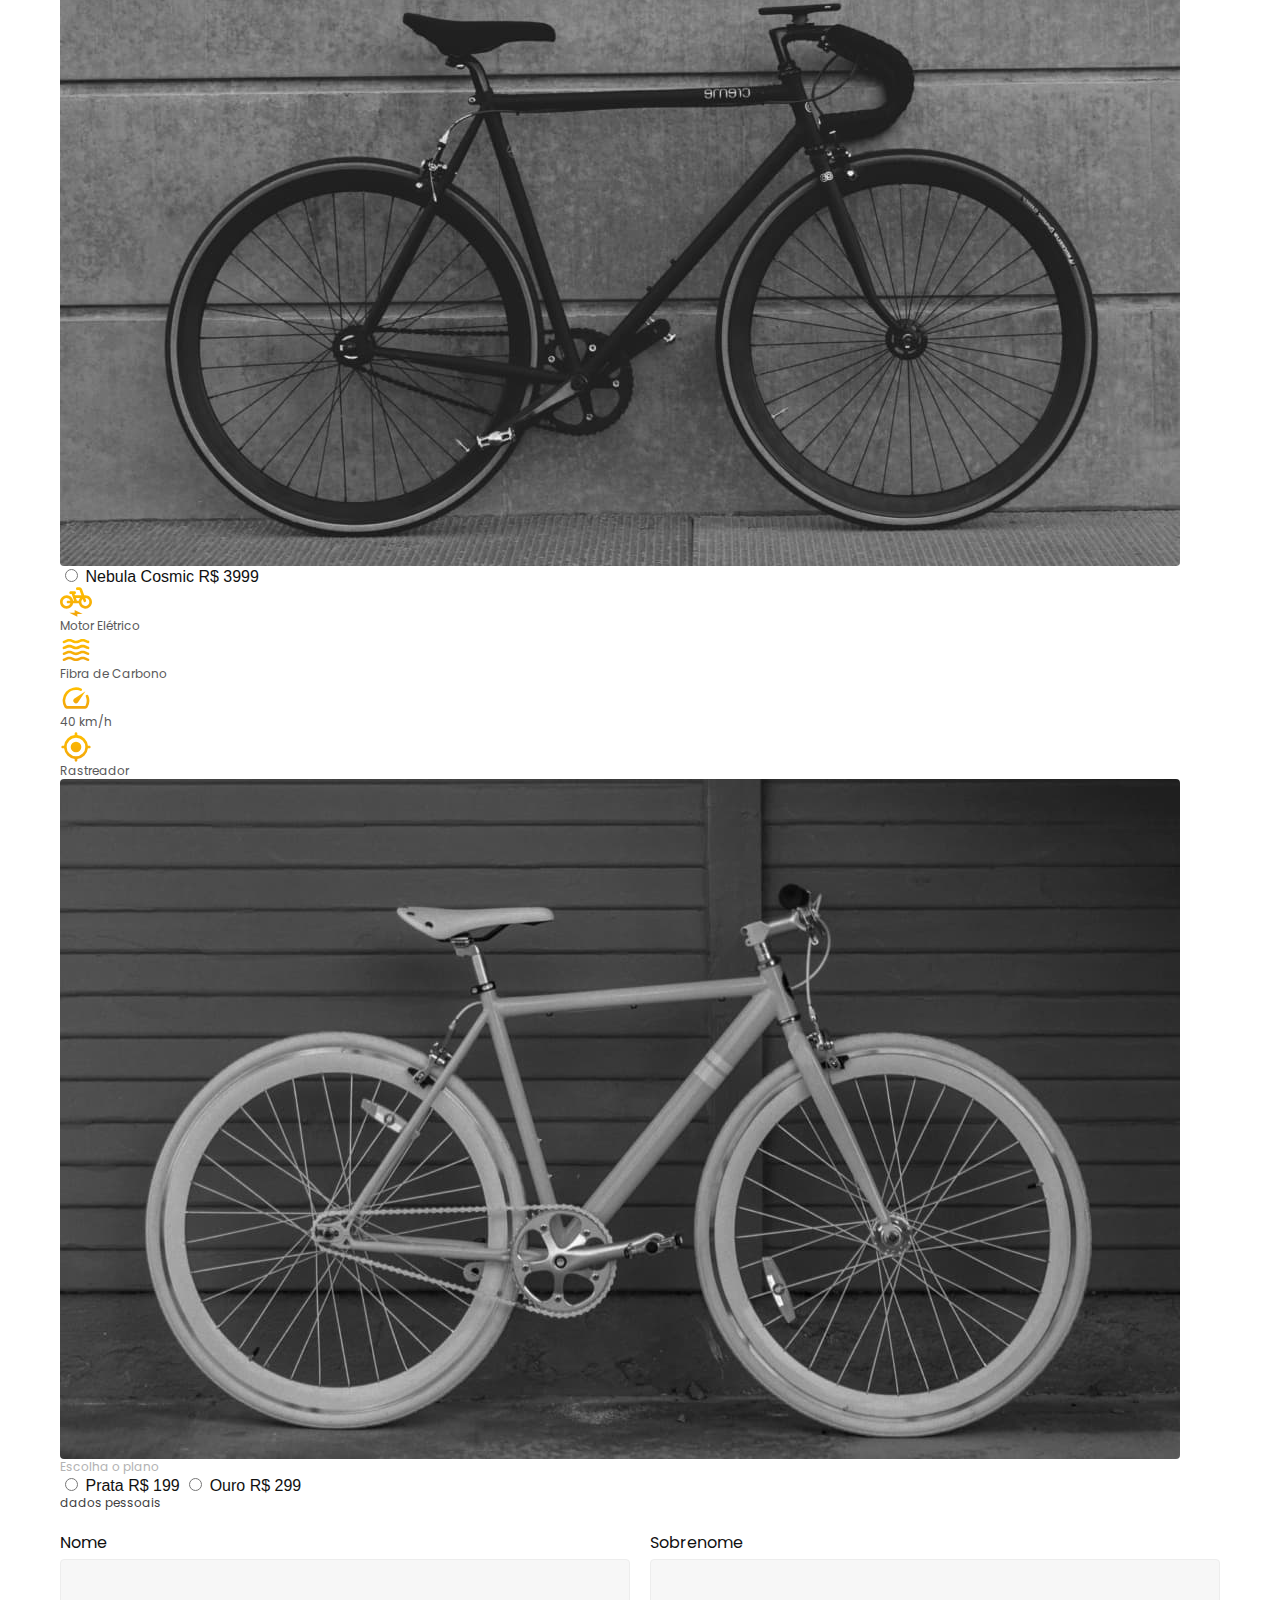
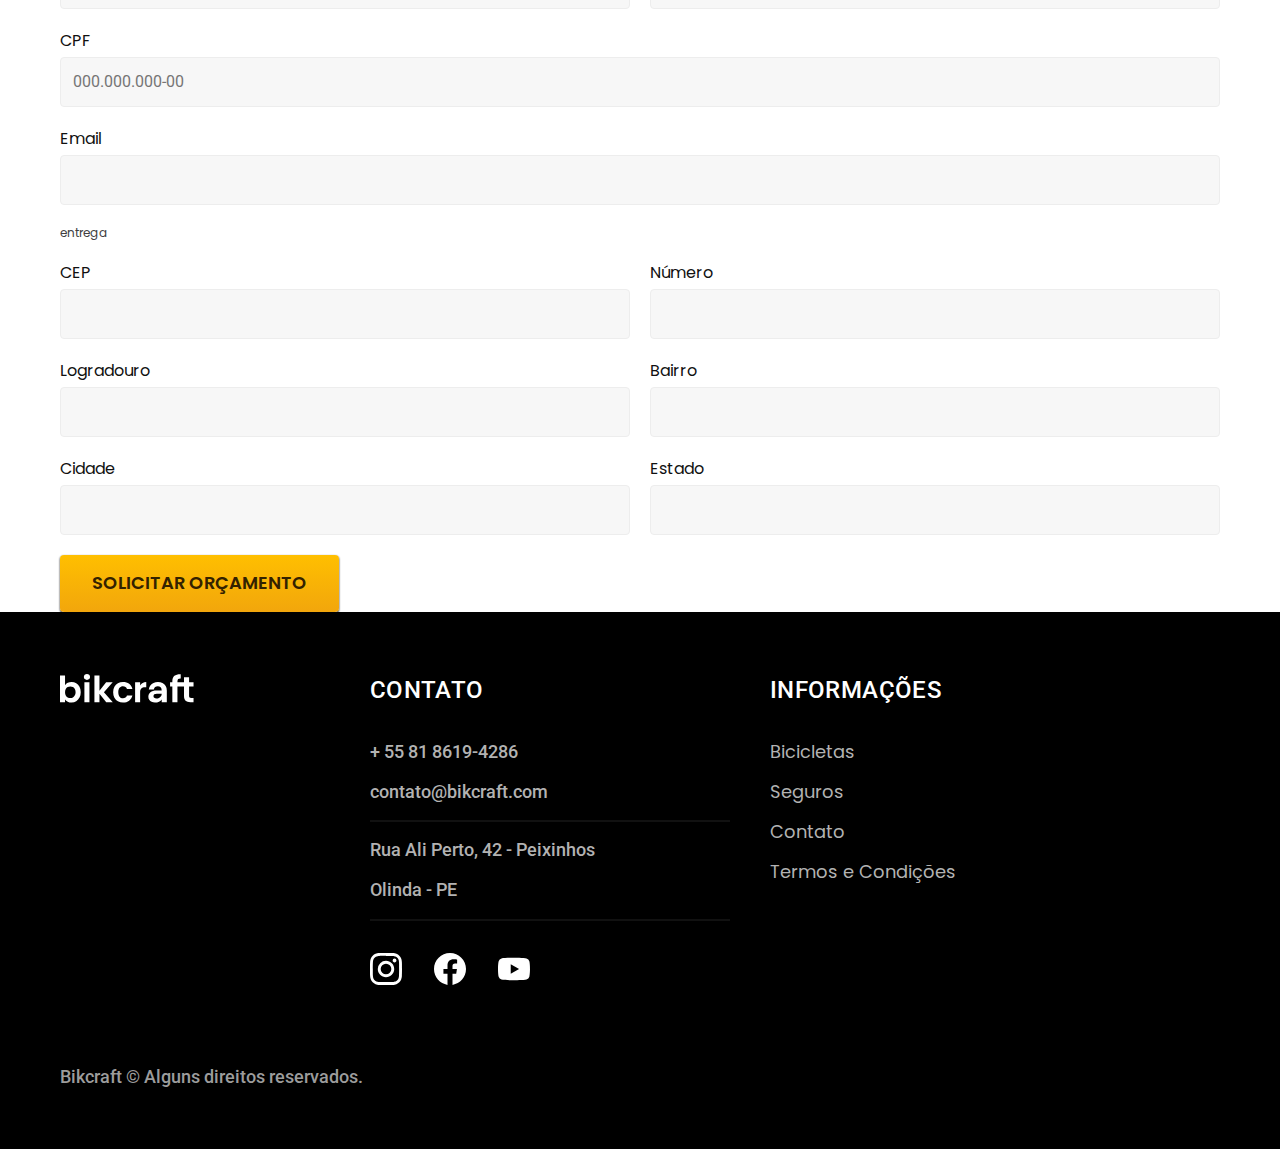
<file: orcamento.html>
<!DOCTYPE html>
<html lang="pt-br">

<head>
  <meta charset="UTF-8">
  <meta name="viewport" content="width=device-width, initial-scale=1.0">
  <title>Orçamento | Bicicletas Elétricas</title>
  <meta name="description" content="Termos e condições">

  <link rel="preload" href="./css/style.css" as="style">
  <link rel="stylesheet" href="./css/style.css">

  <link rel="preconnect" href="https://fonts.googleapis.com">
  <link rel="preconnect" href="https://fonts.gstatic.com" crossorigin>
  <link href="https://fonts.googleapis.com/css2?family=Fira+Sans:wght@400;700&family=Poppins:wght@400;600&family=Roboto:wght@400;500&display=swap" rel="stylesheet">

  <link rel="preconnect" href="https://fonts.googleapis.com">
  <link rel="preconnect" href="https://fonts.gstatic.com" crossorigin>

  <link rel="preconnect" href="https://fonts.googleapis.com">
  <link rel="preconnect" href="https://fonts.gstatic.com" crossorigin>
  <link href="https://fonts.googleapis.com/css2?family=Merriweather:ital,wght@1,900&display=swap" rel="stylesheet">



</head>

<body id="orcamento">
  <header class="header-bg">
    <div class="header container">
      <a href="./">
        <img src="./img/bikcraft.svg" alt="Bikcraft">
      </a>

      <nav aria-label="primaria">
        <ul class="header-menu font-1-m cor-0">
          <li><a href="./bicicletas.html">Bicicletas</a></li>
          <li><a href="./seguros.html">Seguros</a></li>
          <li><a href="./contato.html">Contato</a></li>


        </ul>
      </nav>
    </div>
  </header>
  <main>
    <div class="titulo-bg">
      <div class="titulo container">
        <p class="font-2-l-b cor-5">Cotações no seu email</p>
        <h1 class="font-1-xxl cor-0">solicite um orçamento<span class="cor-p1">.</span></h1>
      </div>
    </div>

    <form class="orcamento container" action="./">
      <div class="orcamento-produto">
        <h2 class="font-1-xs cor-5">Bikcraft ou Seguro?</h2>

        <input type="radio" name="tipo" value="bikcraft" id="bikcraft">
        <label for="bikcraft">Bikcraft</label>
        <input type="radio" name="tipo" value="seguro" id="seguro">
        <label for="seguro">Seguro</label>

        <div class="orcamento-conteudo" id="orcamento-bikcraft">
          <h2 class="font-1-xs cor-5">Escolha a sua</h2>

          <input type="radio" name="produto" value="nimbus" id="nimbus">
          <label for="nimbus">Nimbus Stark <span>R$ 4999</span></label>
          <div class="orcamento-detalhes">
            <ul class="font-1-xs cor-8">
              <li><img src="./img/icones/eletrica.svg" alt="">Motor Elétrico </li>
              <li><img src="./img/icones/carbono.svg" alt="">Fibra de Carbono </li>
              <li><img src="./img/icones/velocidade.svg" alt="">50 km/h </li>
              <li><img src="./img/icones/rastreador.svg" alt="">Rastreador </li>
            </ul>
            <img src="./img/bicicletas/nimbus.jpg" alt="Bicicleta preta">
          </div>

          <input type="radio" name="produto" value="magic" id="magic">
          <label for="magic">Magic Might <span>R$ 2499</span></label>
          <div class="orcamento-detalhes">
            <ul class="font-1-xs cor-8">
              <li><img src="./img/icones/eletrica.svg" alt="">Motor Elétrico </li>
              <li><img src="./img/icones/carbono.svg" alt="">Fibra de Carbono </li>
              <li><img src="./img/icones/velocidade.svg" alt="">45 km/h </li>
              <li><img src="./img/icones/rastreador.svg" alt="">Rastreador </li>
            </ul>
            <img src="./img/bicicletas/magic.jpg" alt="Bicicleta preta">
          </div>

          <input type="radio" name="produto" value="nebula" id="nebula">
          <label for="nebula">Nebula Cosmic <span>R$ 3999</span></label>
          <div class="orcamento-detalhes">
            <ul class="font-1-xs cor-8">
              <li><img src="./img/icones/eletrica.svg" alt="">Motor Elétrico </li>
              <li><img src="./img/icones/carbono.svg" alt="">Fibra de Carbono </li>
              <li><img src="./img/icones/velocidade.svg" alt="">40 km/h </li>
              <li><img src="./img/icones/rastreador.svg" alt="">Rastreador </li>
            </ul>
            <img src="./img/bicicletas/nebula.jpg" alt="Bicicleta branca">
          </div>

        </div>

        <div class="orcamento-conteudo" id="orcamento-seguro">
          <h2 class="font-1-xs cor-5">Escolha o plano</h2>

          <input type="radio" name="produto" value="prata" id="prata">
          <label for="prata">Prata <span>R$ 199</span></label>

          <input type="radio" name="produto" value="ouro" id="ouro">
          <label for="ouro">Ouro <span>R$ 299</span></label>



        </div>
      </div>
      <div class="orcamento-dados form">
        <h2 class="font-1-xs cor-9 col-2">dados pessoais</h2>
        <div>
          <label for="nome">Nome</label>
          <input type="text" name="nome" id="nome">
        </div>
        <div>
          <label for="sobrenome">Sobrenome</label>
          <input type="text" name="sobrenome" id="sobrenome">
        </div>
        <div class="col-2">
          <label for="cpf">CPF</label>
          <input type="text" name="cpf" id="cpf" placeholder="000.000.000-00">
        </div>
        <div class="col-2">
          <label for="email">Email</label>
          <input type="email" name="email" id="email">
        </div>
        <h2 class="font-1-xs cor-9 col-2">entrega</h2>
        <div>
          <label for="cep">CEP</label>
          <input type="text" name="cep" id="cep">
        </div>
        <div>
          <label for="numero">Número</label>
          <input type="text" name="numero" id="numero">
        </div>
        <div>
          <label for="logradouro">Logradouro</label>
          <input type="text" name="logradouro" id="logradouro">
        </div>
        <div>
          <label for="bairro">Bairro</label>
          <input type="text" name="bairro" id="bairro">
        </div>
        <div>
          <label for="cidade">Cidade</label>
          <input type="text" name="cidade" id="cidade">
        </div>
        <div>
          <label for="estado">Estado</label>
          <input type="text" name="estado" id="estado">
        </div>
        <button class="botao col-2">Solicitar Orçamento</button>

      </div>
    </form>
  </main>




  <footer class="footer-bg">
    <div class="footer container">
      <img src="./img/bikcraft.svg" alt="Bikcraft">
      <div class="footer-contato">
        <h3 class="font-2-l-b cor-0">Contato</h3>
        <ul class=" font-2-m cor-5">
          <li><a href="tel:+558186194286">+ 55 81 8619-4286</a></li>
          <li><a href="mailto: contato@bikcraft.com">contato@bikcraft.com</a></li>
          <li>Rua Ali Perto, 42 - Peixinhos</li>
          <li>Olinda - PE</li>
        </ul>
        <div class="footer-redes">
          <a href="./">
            <img src="./img/redes/instagram.svg" alt="Instagram">
          </a>
          <a href="./">
            <img src="./img/redes/facebook.svg" alt="Facebook">
          </a>
          <a href="./">
            <img src="./img/redes/youtube.svg" alt="Youtube">
          </a>
        </div>

      </div>
      <div class="footer-informacoes">
        <h3 class="font-2-l-b cor-0">Informações</h3>
        <nav>
          <ul class="font-1-m cor-5">
            <li><a href="./bicicletas.html">Bicicletas</a></li>
            <li><a href="./seguros.html">Seguros</a></li>
            <li><a href="./contato.html">Contato</a></li>
            <li><a href="./termos.html">Termos e Condições</a></li>
          </ul>
        </nav>
      </div>
      <p class="footer-copy font-2-m cor-6">Bikcraft © Alguns direitos reservados.</p>
    </div>
  </footer>

  <script src="./js/script.js"></script>
</body>

</html>
</file>
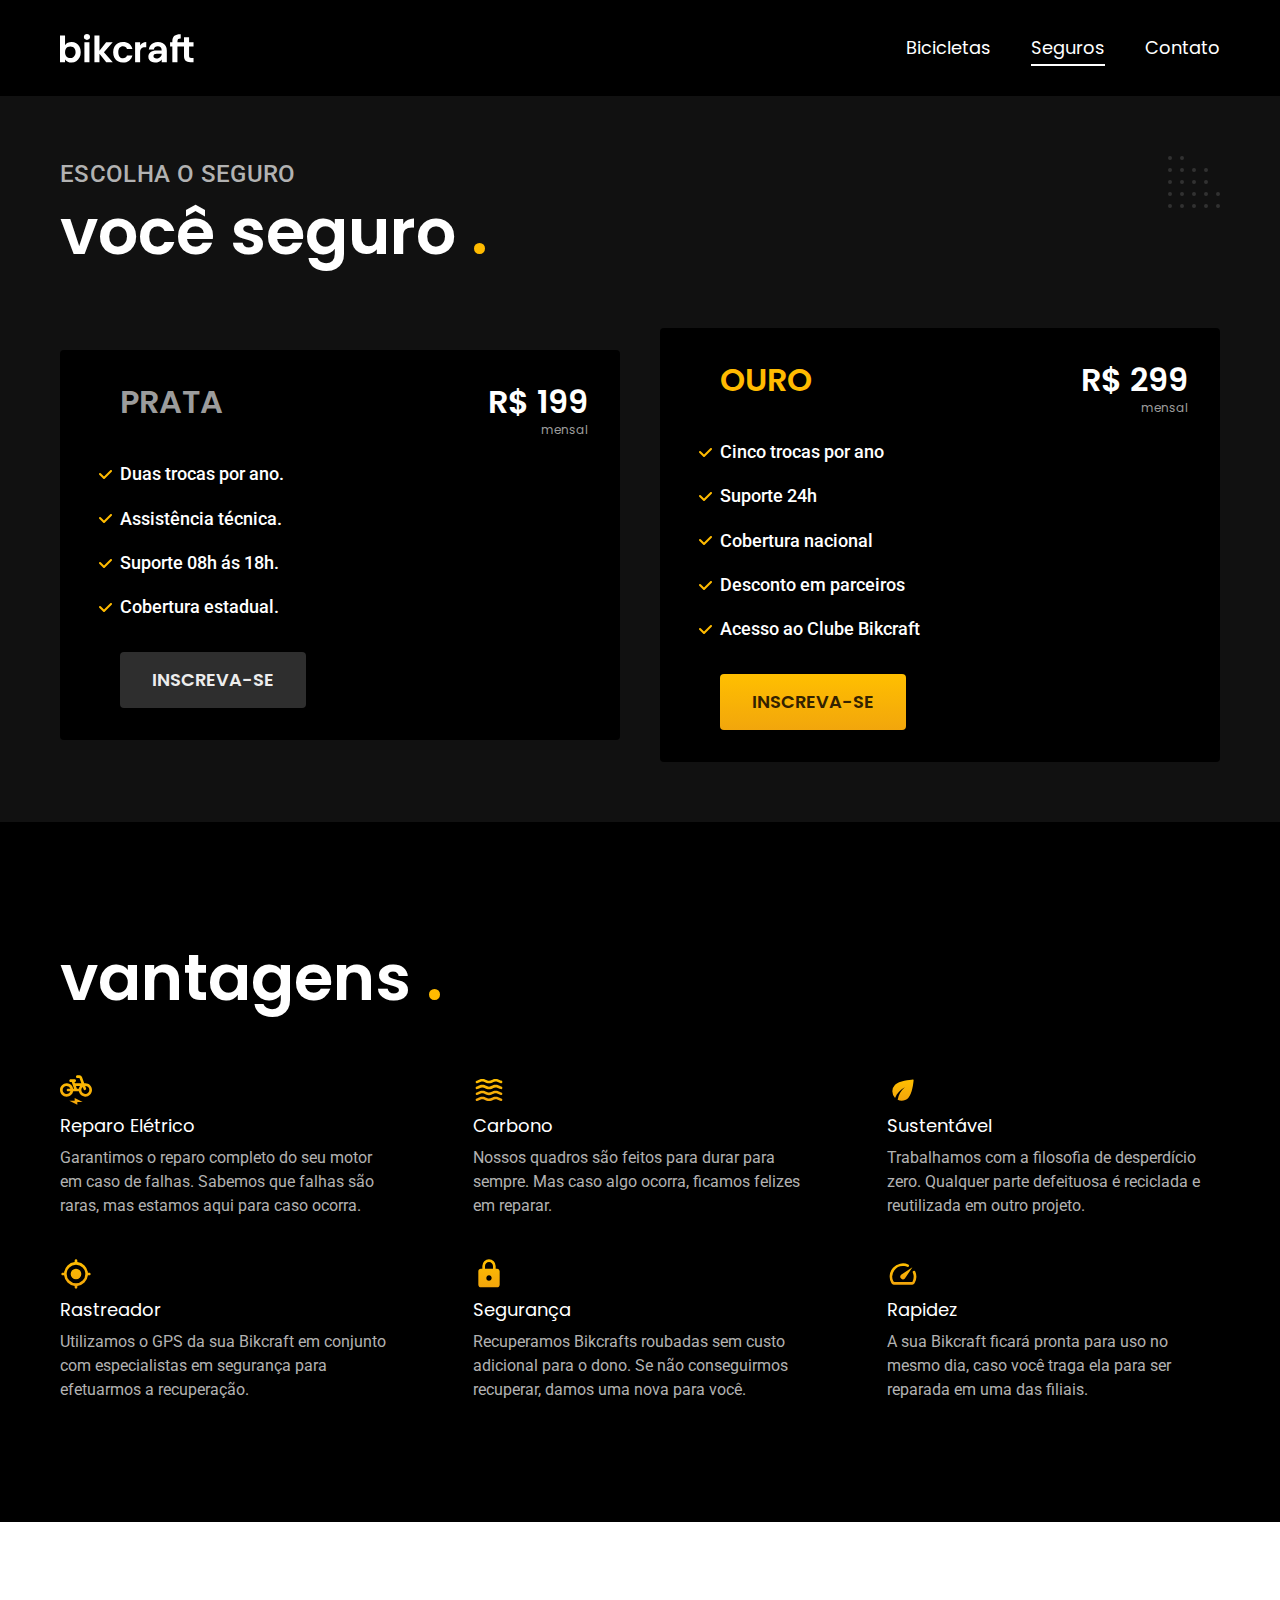
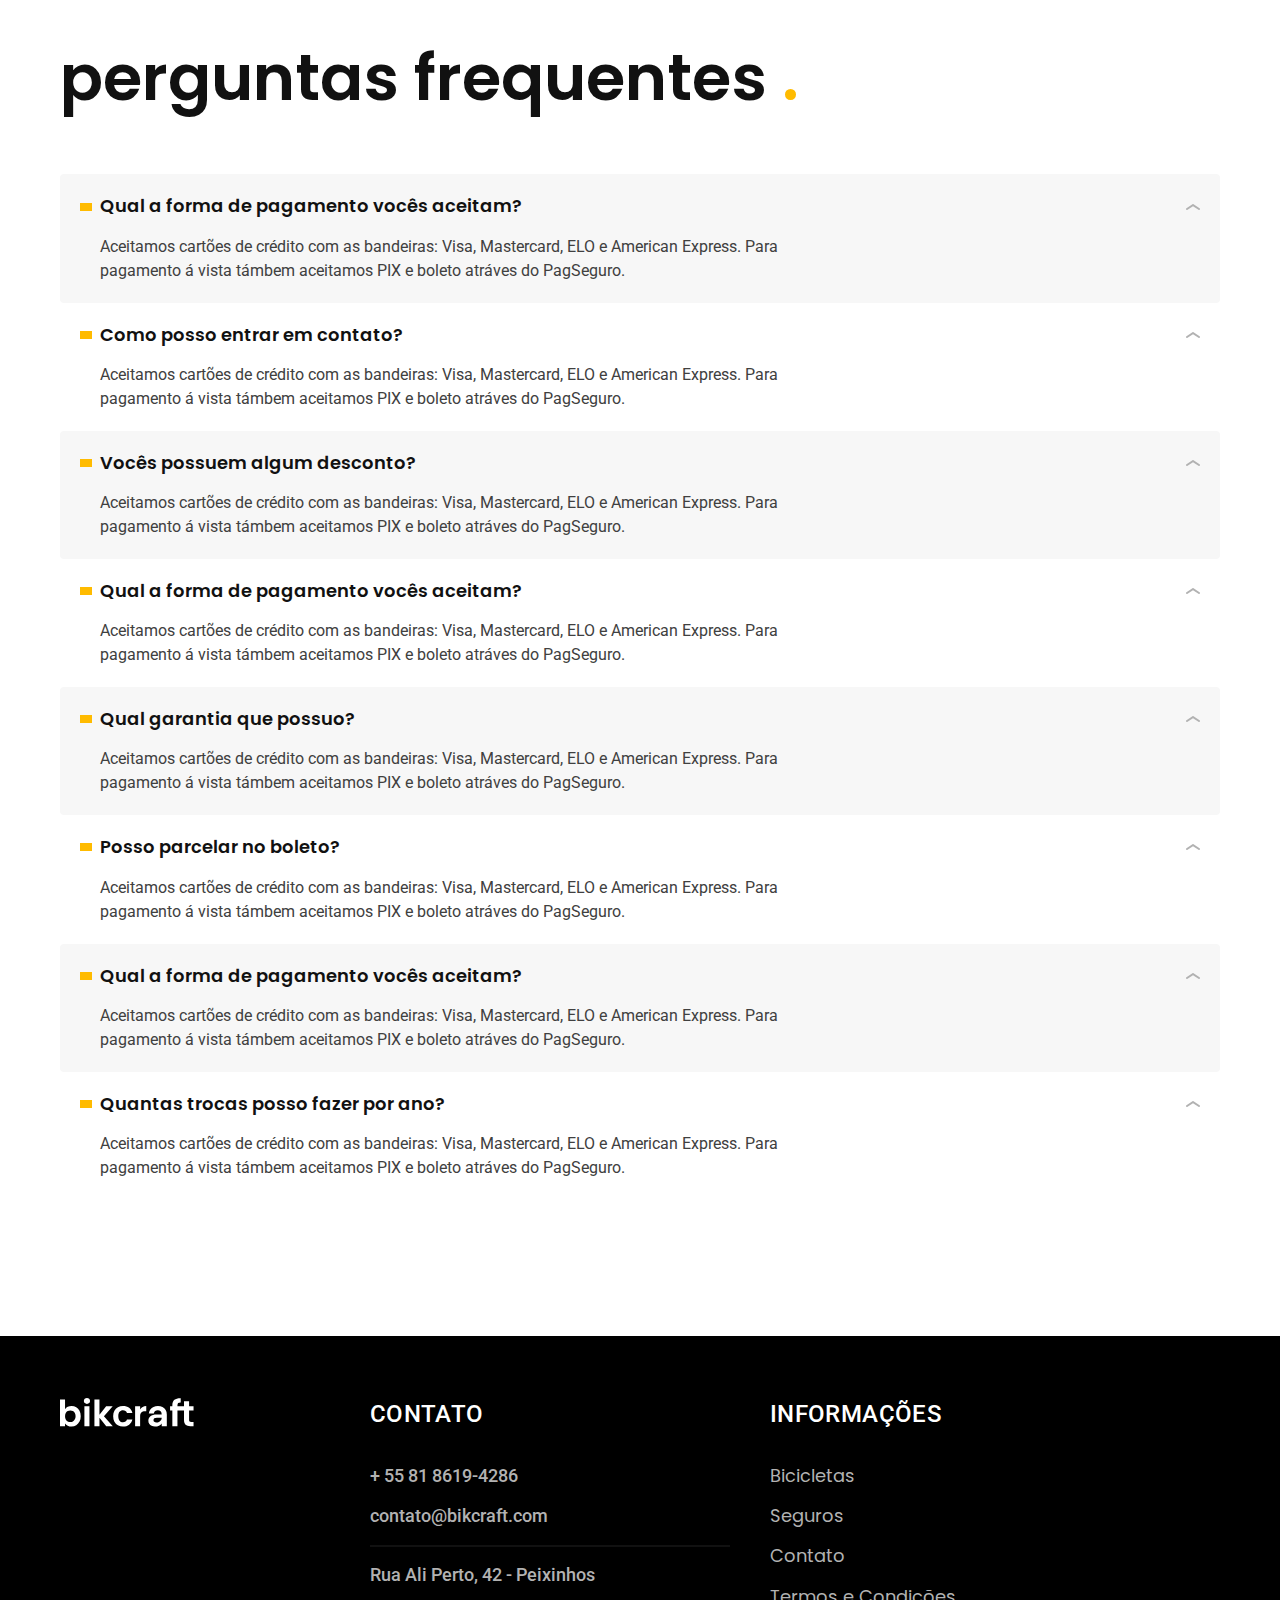
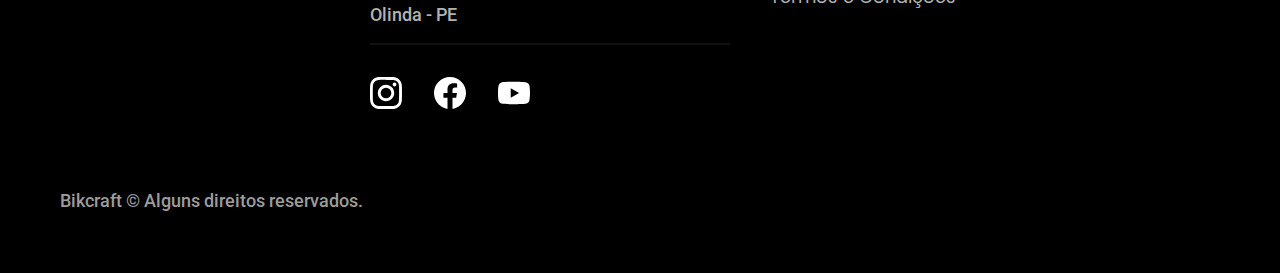
<file: seguros.html>
<!DOCTYPE html>
<html lang="pt-br">

<head>
  <meta charset="UTF-8">
  <meta name="viewport" content="width=device-width, initial-scale=1.0">
  <title>Seguros | Bicicletas Elétricas</title>
  <meta name="description" content="Termos e condições">

  <link rel="preload" href="./css/style.css" as="style">
  <link rel="stylesheet" href="./css/style.css">

  <link rel="preconnect" href="https://fonts.googleapis.com">
  <link rel="preconnect" href="https://fonts.gstatic.com" crossorigin>
  <link href="https://fonts.googleapis.com/css2?family=Fira+Sans:wght@400;700&family=Poppins:wght@400;600&family=Roboto:wght@400;500&display=swap" rel="stylesheet">

  <link rel="preconnect" href="https://fonts.googleapis.com">
  <link rel="preconnect" href="https://fonts.gstatic.com" crossorigin>

  <link rel="preconnect" href="https://fonts.googleapis.com">
  <link rel="preconnect" href="https://fonts.gstatic.com" crossorigin>
  <link href="https://fonts.googleapis.com/css2?family=Merriweather:ital,wght@1,900&display=swap" rel="stylesheet">



</head>

<body id="seguros">
  <header class="header-bg">
    <div class="header container">
      <a href="./">
        <img src="./img/bikcraft.svg" alt="Bikcraft">
      </a>

      <nav aria-label="primaria">
        <ul class="header-menu font-1-m cor-0">
          <li><a href="./bicicletas.html">Bicicletas</a></li>
          <li><a href="./seguros.html">Seguros</a></li>
          <li><a href="./contato.html">Contato</a></li>


        </ul>
      </nav>
    </div>
  </header>
  <main class="seguros-bg">
    <div class="titulo-bg">
      <div class="titulo container">
        <p class="font-2-l-b cor-5">Escolha o seguro</p>
        <h1 class="font-1-xxl cor-0">você seguro <span class="cor-p1">.</span></h1>
      </div>
    </div>


    <div class="seguros container">
      <div class="seguros-item">
        <h3 class="font-1-xl cor-6">PRATA</h3>
        <span class="font-1-xl cor-0">R$ 199 <span class="font-1-xs cor-6">mensal</span></span>
        <ul class="font-2-m cor-0">
          <li>Duas trocas por ano.</li>
          <li>Assistência técnica. </li>
          <li>Suporte 08h ás 18h.</li>
          <li>Cobertura estadual.</li>
        </ul>
        <a class="botao secundario" href="./orcamento.html?tipo=seguro&produto=prata">Inscreva-se</a>
      </div>



      <div class="seguros-item">
        <h3 class="font-1-xl cor-p1">OURO</h3>
        <span class="font-1-xl cor-0">R$ 299 <span class="font-1-xs cor-6">mensal</span></span>
        <ul class="font-2-m cor-0">
          <li>Cinco trocas por ano</li>
          <li>Suporte 24h </li>
          <li>Cobertura nacional</li>
          <li>Desconto em parceiros</li>
          <li>Acesso ao Clube Bikcraft</li>
        </ul>
        <a class="botao" href="./orcamento.html?tipo=seguro&produto=ouro">Inscreva-se</a>
      </div>
    </div>



  </main>

  <article class="vantagens-bg">
    <div class="vantagens container">
      <h2 class="font-1-xxl cor-0">vantagens <span class="cor-p1">.</span></h2>

      <ul>
        <li>
          <img src="./img/icones/eletrica.svg" alt="">
          <h3 class="font-1-l cor-0">Reparo Elétrico</h3>
          <p class="font-2-s cor-5">Garantimos o reparo completo do seu motor em caso de falhas. Sabemos que falhas são raras, mas estamos aqui para caso ocorra.</p>
        </li>
        <li>
          <img src="./img/icones/carbono.svg" alt="">
          <h3 class="font-1-l cor-0">Carbono</h3>
          <p class="font-2-s cor-5">Nossos quadros são feitos para durar para sempre. Mas caso algo ocorra, ficamos felizes em reparar.</p>
        </li>
        <li>
          <img src="./img/icones/sustentavel.svg" alt="">
          <h3 class="font-1-l cor-0">Sustentável</h3>
          <p class="font-2-s cor-5">Trabalhamos com a filosofia de desperdício zero. Qualquer parte defeituosa é reciclada e reutilizada em outro projeto.</p>
        </li>
        <li>
          <img src="./img/icones/rastreador.svg" alt="">
          <h3 class="font-1-l cor-0">Rastreador</h3>
          <p class="font-2-s cor-5">Utilizamos o GPS da sua Bikcraft em conjunto com especialistas em segurança para efetuarmos a recuperação.</p>
        </li>
        <li>
          <img src="./img/icones/seguro.svg" alt="">
          <h3 class="font-1-l cor-0">Segurança</h3>
          <p class="font-2-s cor-5">Recuperamos Bikcrafts roubadas sem custo adicional para o dono. Se não conseguirmos recuperar, damos uma nova para você.</p>
        </li>
        <li>
          <img src="./img/icones/velocidade.svg" alt="">
          <h3 class="font-1-l cor-0">Rapidez</h3>
          <p class="font-2-s cor-5">A sua Bikcraft ficará pronta para uso no mesmo dia, caso você traga ela para ser reparada em uma das filiais.</p>
        </li>
      </ul>

    </div>
  </article>

  <article class="perguntas container">
    <h2 class="font-1-xxl">perguntas frequentes <span class="cor-p1">.</span></h2>

    <dl>
      <div>
        <dt class="font-1-m-b">Qual a forma de pagamento vocês aceitam?</dt>
        <dd class="font-2-s cor-9">Aceitamos cartões de crédito com as bandeiras: Visa, Mastercard, ELO e American Express. Para pagamento á vista támbem aceitamos PIX e boleto atráves do PagSeguro.</dd>
      </div>
      <div>
        <dt class="font-1-m-b">Como posso entrar em contato?</dt>
        <dd class="font-2-s cor-9">Aceitamos cartões de crédito com as bandeiras: Visa, Mastercard, ELO e American Express. Para pagamento á vista támbem aceitamos PIX e boleto atráves do PagSeguro.</dd>
      </div>
      <div>
        <dt class="font-1-m-b">Vocês possuem algum desconto?</dt>
        <dd class="font-2-s cor-9">Aceitamos cartões de crédito com as bandeiras: Visa, Mastercard, ELO e American Express. Para pagamento á vista támbem aceitamos PIX e boleto atráves do PagSeguro.</dd>
      </div>
      <div>
        <dt class="font-1-m-b">Qual a forma de pagamento vocês aceitam?</dt>
        <dd class="font-2-s cor-9">Aceitamos cartões de crédito com as bandeiras: Visa, Mastercard, ELO e American Express. Para pagamento á vista támbem aceitamos PIX e boleto atráves do PagSeguro.</dd>
      </div>
      <div>
        <dt class="font-1-m-b">Qual garantia que possuo?</dt>
        <dd class="font-2-s cor-9">Aceitamos cartões de crédito com as bandeiras: Visa, Mastercard, ELO e American Express. Para pagamento á vista támbem aceitamos PIX e boleto atráves do PagSeguro.</dd>
      </div>
      <div>
        <dt class="font-1-m-b">Posso parcelar no boleto?</dt>
        <dd class="font-2-s cor-9">Aceitamos cartões de crédito com as bandeiras: Visa, Mastercard, ELO e American Express. Para pagamento á vista támbem aceitamos PIX e boleto atráves do PagSeguro.</dd>
      </div>
      <div>
        <dt class="font-1-m-b">Qual a forma de pagamento vocês aceitam?</dt>
        <dd class="font-2-s cor-9">Aceitamos cartões de crédito com as bandeiras: Visa, Mastercard, ELO e American Express. Para pagamento á vista támbem aceitamos PIX e boleto atráves do PagSeguro.</dd>
      </div>
      <div>
        <dt class="font-1-m-b">Quantas trocas posso fazer por ano?</dt>
        <dd class="font-2-s cor-9">Aceitamos cartões de crédito com as bandeiras: Visa, Mastercard, ELO e American Express. Para pagamento á vista támbem aceitamos PIX e boleto atráves do PagSeguro.</dd>
      </div>
    </dl>
  </article>




  <footer class="footer-bg">
    <div class="footer container">
      <img src="./img/bikcraft.svg" alt="Bikcraft">
      <div class="footer-contato">
        <h3 class="font-2-l-b cor-0">Contato</h3>
        <ul class=" font-2-m cor-5">
          <li><a href="tel:+558186194286">+ 55 81 8619-4286</a></li>
          <li><a href="mailto: contato@bikcraft.com">contato@bikcraft.com</a></li>
          <li>Rua Ali Perto, 42 - Peixinhos</li>
          <li>Olinda - PE</li>
        </ul>
        <div class="footer-redes">
          <a href="./">
            <img src="./img/redes/instagram.svg" alt="Instagram">
          </a>
          <a href="./">
            <img src="./img/redes/facebook.svg" alt="Facebook">
          </a>
          <a href="./">
            <img src="./img/redes/youtube.svg" alt="Youtube">
          </a>
        </div>

      </div>
      <div class="footer-informacoes">
        <h3 class="font-2-l-b cor-0">Informações</h3>
        <nav>
          <ul class="font-1-m cor-5">
            <li><a href="./bicicletas.html">Bicicletas</a></li>
            <li><a href="./seguros.html">Seguros</a></li>
            <li><a href="./contato.html">Contato</a></li>
            <li><a href="./termos.html">Termos e Condições</a></li>
          </ul>
        </nav>
      </div>
      <p class="footer-copy font-2-m cor-6">Bikcraft © Alguns direitos reservados.</p>
    </div>
  </footer>

  <script src="./js/script.js"></script>
</body>

</html>
</file>
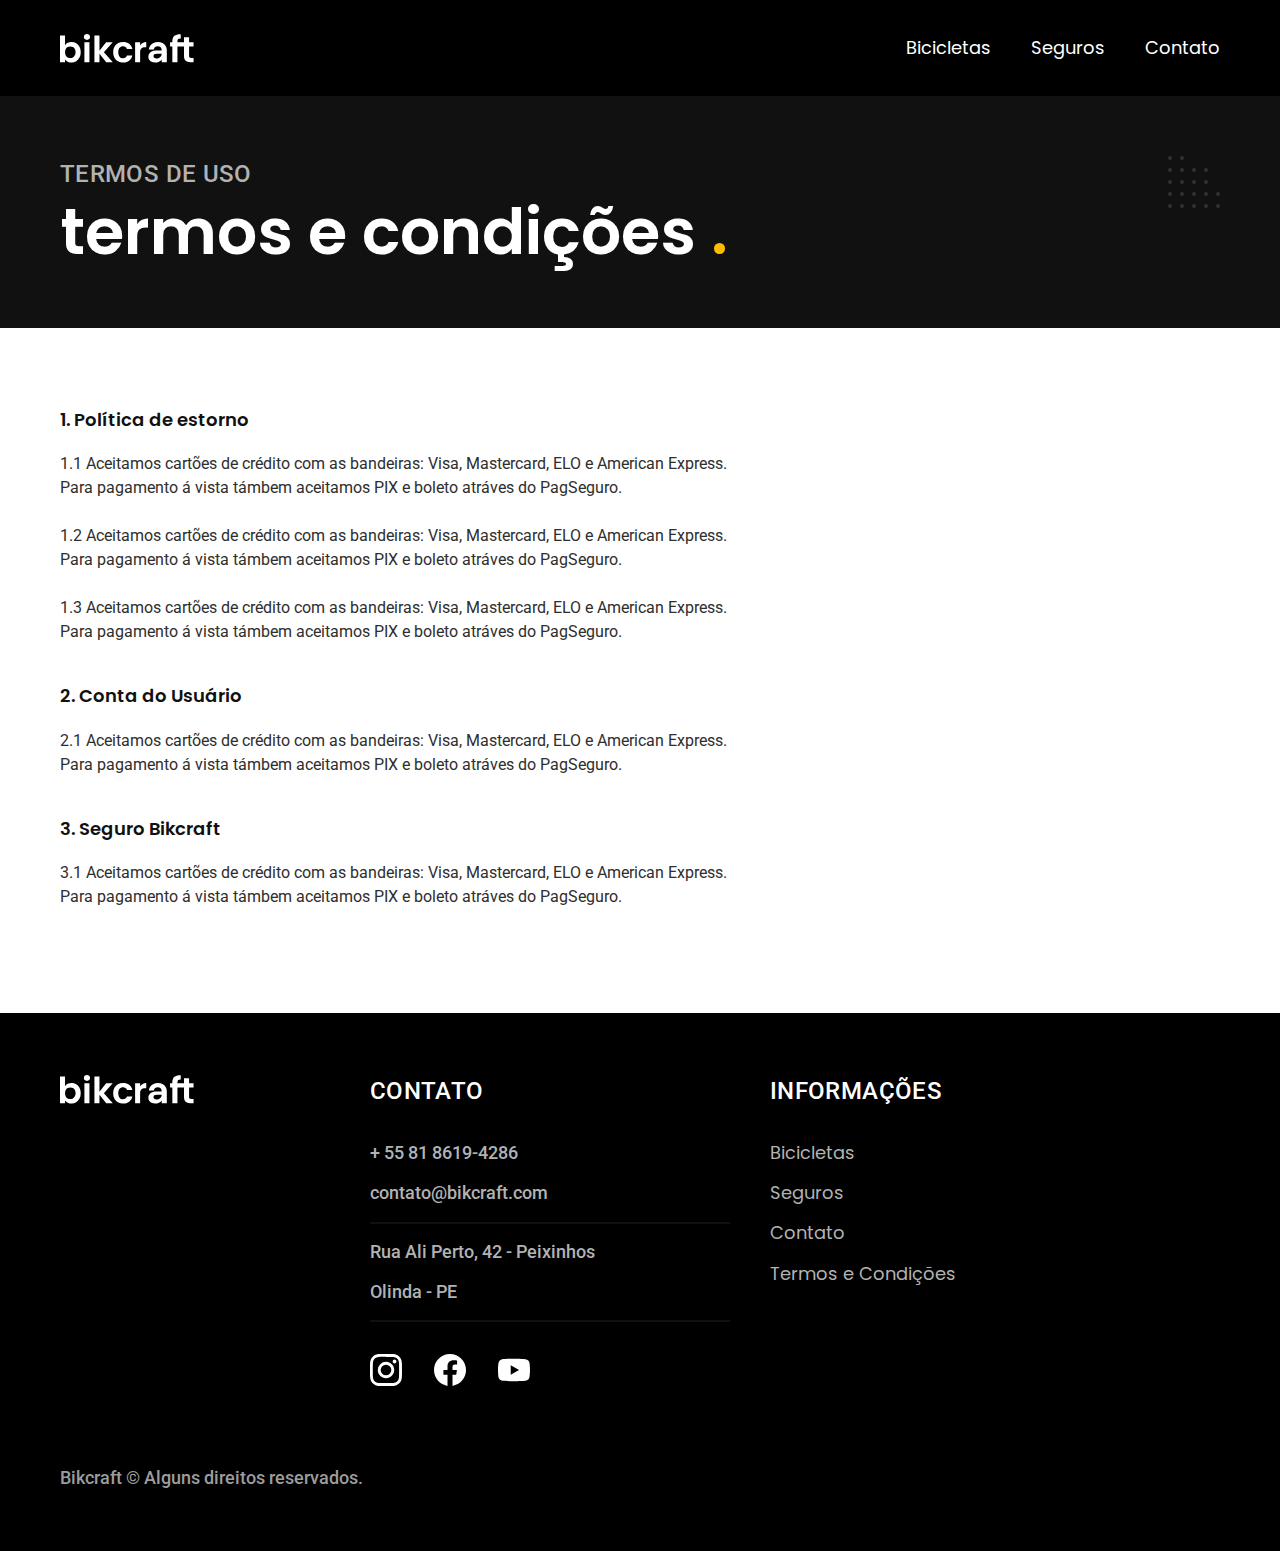
<file: termos.html>
<!DOCTYPE html>
<html lang="pt-br">

<head>
  <meta charset="UTF-8">
  <meta name="viewport" content="width=device-width, initial-scale=1.0">
  <title>Termos e condições | Bicicletas Elétricas</title>
  <meta name="description" content="Termos e condições">

  <link rel="preload" href="./css/style.css" as="style">
  <link rel="stylesheet" href="./css/style.css">

  <link rel="preconnect" href="https://fonts.googleapis.com">
  <link rel="preconnect" href="https://fonts.gstatic.com" crossorigin>
  <link href="https://fonts.googleapis.com/css2?family=Fira+Sans:wght@400;700&family=Poppins:wght@400;600&family=Roboto:wght@400;500&display=swap" rel="stylesheet">

  <link rel="preconnect" href="https://fonts.googleapis.com">
  <link rel="preconnect" href="https://fonts.gstatic.com" crossorigin>

  <link rel="preconnect" href="https://fonts.googleapis.com">
  <link rel="preconnect" href="https://fonts.gstatic.com" crossorigin>
  <link href="https://fonts.googleapis.com/css2?family=Merriweather:ital,wght@1,900&display=swap" rel="stylesheet">



</head>

<body id="termos">
  <header class="header-bg">
    <div class="header container">
      <a href="./">
        <img src="./img/bikcraft.svg" alt="Bikcraft">
      </a>

      <nav aria-label="primaria">
        <ul class="header-menu font-1-m cor-0">
          <li><a href="./bicicletas.html">Bicicletas</a></li>
          <li><a href="./seguros.html">Seguros</a></li>
          <li><a href="./contato.html">Contato</a></li>


        </ul>
      </nav>
    </div>
  </header>
  <main>
    <div class="titulo-bg">
      <div class="titulo container">
        <p class="font-2-l-b cor-5">Termos de uso</p>
        <h1 class="font-1-xxl cor-0">termos e condições <span class="cor-p1">.</span></h1>
      </div>
    </div>

    <div class="termos font-2-s cor-10 container">
      <h2 class="font-1-l cor-11">1. Política de estorno</h2>
      <p>1.1 Aceitamos cartões de crédito com as bandeiras: Visa, Mastercard, ELO e American Express. Para pagamento á vista támbem aceitamos PIX e boleto atráves do PagSeguro.</p>

      <p>1.2 Aceitamos cartões de crédito com as bandeiras: Visa, Mastercard, ELO e American Express. Para pagamento á vista támbem aceitamos PIX e boleto atráves do PagSeguro.</p>

      <p>1.3 Aceitamos cartões de crédito com as bandeiras: Visa, Mastercard, ELO e American Express. Para pagamento á vista támbem aceitamos PIX e boleto atráves do PagSeguro.</p>

      <h2 class="font-1-l cor-11">2. Conta do Usuário</h2>

      <p>2.1 Aceitamos cartões de crédito com as bandeiras: Visa, Mastercard, ELO e American Express. Para pagamento á vista támbem aceitamos PIX e boleto atráves do PagSeguro.</p>

      <h2 class="font-1-l cor-11">3. Seguro Bikcraft</h2>

      <p>3.1 Aceitamos cartões de crédito com as bandeiras: Visa, Mastercard, ELO e American Express. Para pagamento á vista támbem aceitamos PIX e boleto atráves do PagSeguro.</p>




    </div>
  </main>




  <footer class="footer-bg">
    <div class="footer container">
      <img src="./img/bikcraft.svg" alt="Bikcraft">
      <div class="footer-contato">
        <h3 class="font-2-l-b cor-0">Contato</h3>
        <ul class=" font-2-m cor-5">
          <li><a href="tel:+558186194286">+ 55 81 8619-4286</a></li>
          <li><a href="mailto: contato@bikcraft.com">contato@bikcraft.com</a></li>
          <li>Rua Ali Perto, 42 - Peixinhos</li>
          <li>Olinda - PE</li>
        </ul>
        <div class="footer-redes">
          <a href="./">
            <img src="./img/redes/instagram.svg" alt="Instagram">
          </a>
          <a href="./">
            <img src="./img/redes/facebook.svg" alt="Facebook">
          </a>
          <a href="./">
            <img src="./img/redes/youtube.svg" alt="Youtube">
          </a>
        </div>

      </div>
      <div class="footer-informacoes">
        <h3 class="font-2-l-b cor-0">Informações</h3>
        <nav>
          <ul class="font-1-m cor-5">
            <li><a href="./bicicletas.html">Bicicletas</a></li>
            <li><a href="./seguros.html">Seguros</a></li>
            <li><a href="./contato.html">Contato</a></li>
            <li><a href="./termos.html">Termos e Condições</a></li>
          </ul>
        </nav>
      </div>
      <p class="footer-copy font-2-m cor-6">Bikcraft © Alguns direitos reservados.</p>
    </div>
  </footer>

  <script src="./js/script.js"></script>
</body>

</html>
</file>
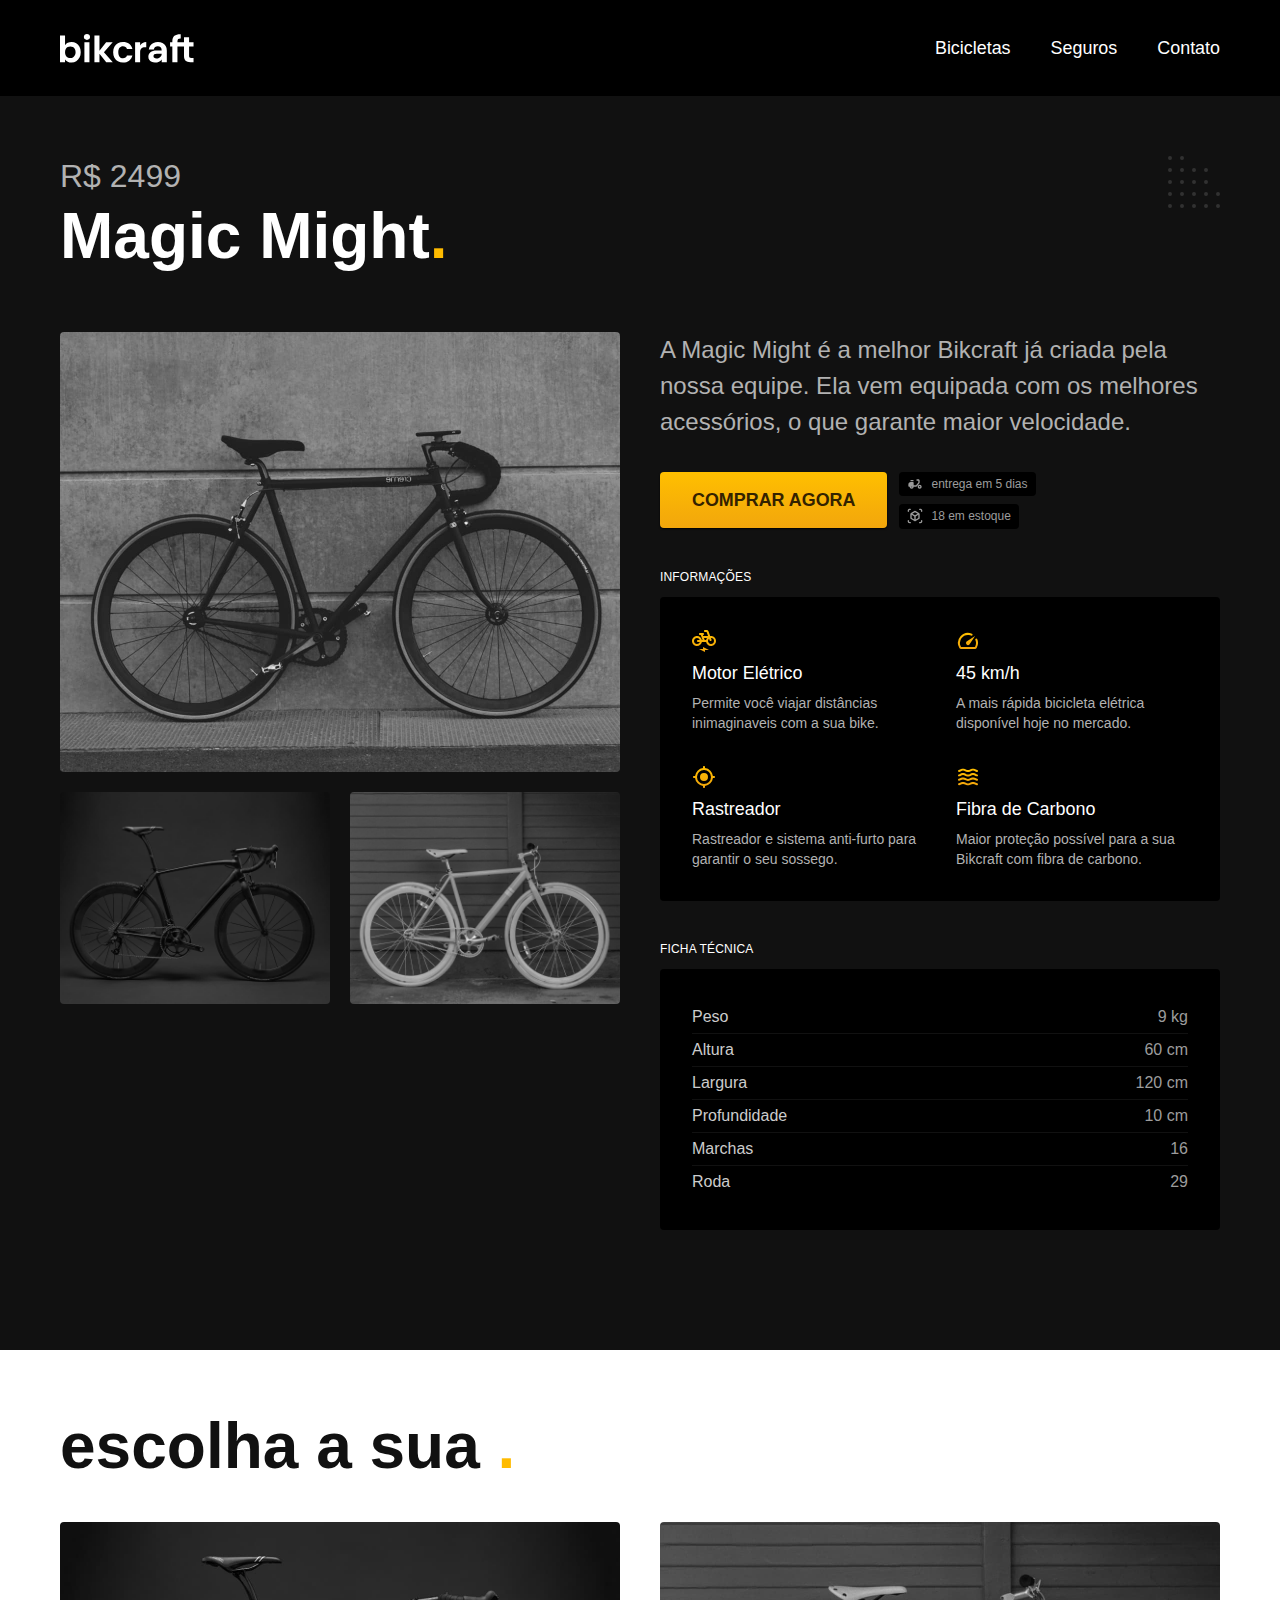
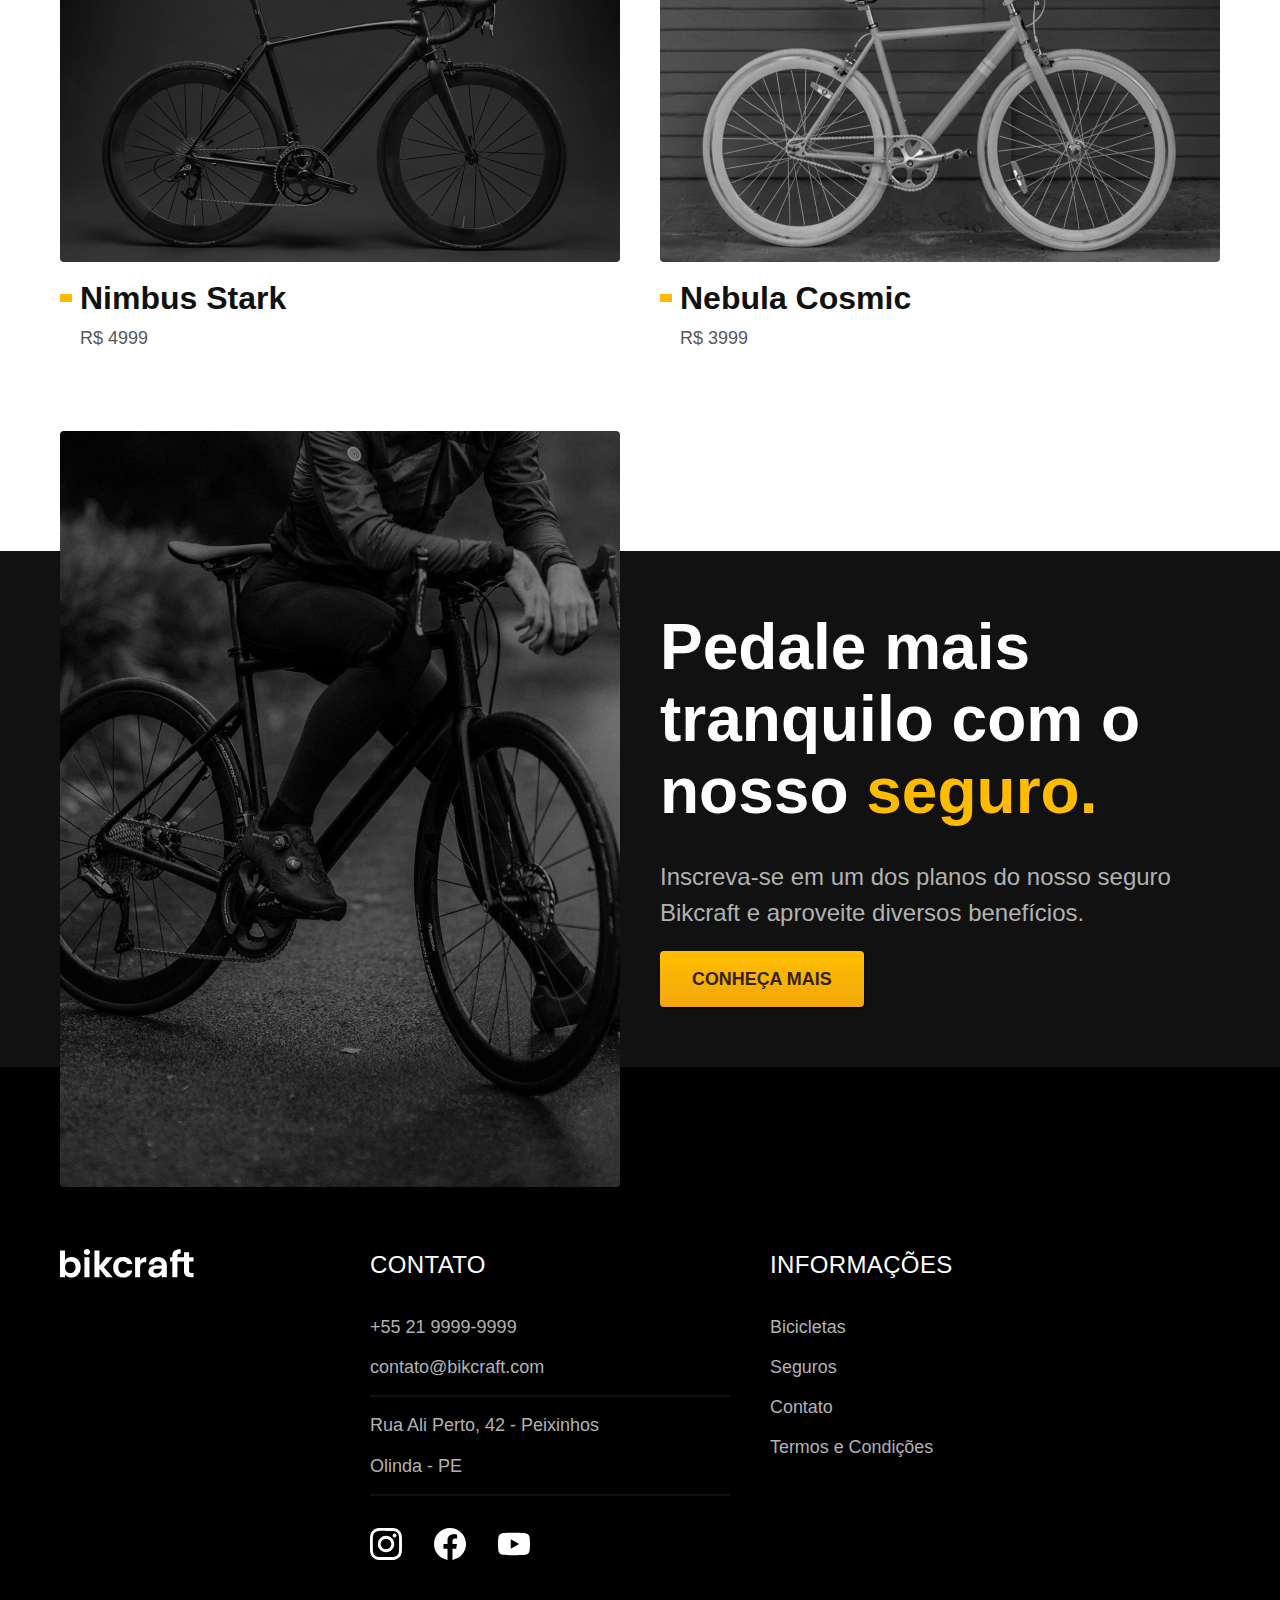
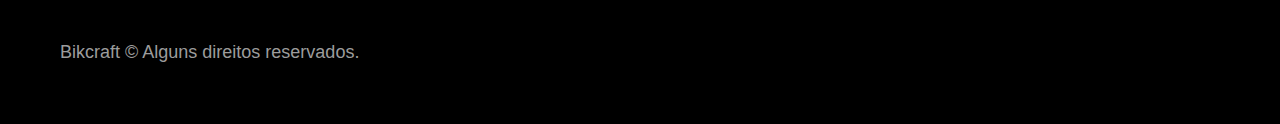
<file: bicicletas/magic.html>
<!DOCTYPE html>
<html lang="pt-br">

<head>
  <meta charset="UTF-8">
  <meta name="viewport" content="width=device-width, initial-scale=1.0">

  <title>Magic | Bikcraft</title>
  <meta name="description" content="Nimbus.">

  <link rel="stylesheet" href="../css/style.css">
</head>

<body id="bicicleta">
  <header class="header-bg">
    <div class="header container">
      <a href="../">
        <img src="../img/bikcraft.svg" alt="Bikcraft">
      </a>

      <nav aria-label="primaria">
        <ul class="header-menu font-1-m cor-0">
          <li><a href="../bicicletas.html">Bicicletas</a></li>
          <li><a href="../seguros.html">Seguros</a></li>
          <li><a href="../contato.html">Contato</a></li>
        </ul>
      </nav>
    </div>
  </header>

  <main class="titulo-bg">
    <div>
      <div class="titulo container">
        <p class="font-2-xl cor-5">R$ 2499</p>
        <h1 class="font-1-xxl cor-0">Magic Might<span class="cor-p1">.</span></h1>
      </div>
    </div>
    <div class="bicicleta container">
      <div class="bicicleta-imagens">
        <img src="../img/bicicleta/nimbus2.jpg" alt="Bicicleta 1">
        <img src="../img/bicicleta/nimbus1.jpg" alt="Bicicleta 2">
        <img src="../img/bicicleta/nimbus3.jpg" alt="Bicicleta 3">
      </div>
      <div class="bicicleta-conteudo">
        <p class="font-2-l cor-5">A Magic Might é a melhor Bikcraft já criada pela nossa equipe. Ela vem equipada com os melhores acessórios, o que garante maior velocidade.</p>
        <div class="bicicleta-comprar">
          <a class="botao" href="../orcamento.html?tipo=bikcraft&produto=magic">Comprar Agora</a>
          <span class="font-1-xs cor-6"><img src="../img/icones/entrega.svg" alt=""> entrega em 5 dias</span>
          <span class="font-1-xs cor-6"><img src="../img/icones/estoque.svg" alt=""> 18 em estoque</span>
        </div>

        <h2 class="font-1-xs cor-0">Informações</h2>
        <ul class="bicicleta-informacoes">
          <li>
            <img src="../img/icones/eletrica.svg" alt="">
            <h3 class="font-1-m cor-0">Motor Elétrico</h3>
            <p class="font-2-xs cor-5">Permite você viajar distâncias inimaginaveis com a sua bike.</p>
          </li>
          <li>
            <img src="../img/icones/velocidade.svg" alt="">
            <h3 class="font-1-m cor-0">45 km/h</h3>
            <p class="font-2-xs cor-5">A mais rápida bicicleta elétrica disponível hoje no mercado.</p>
          </li>
          <li>
            <img src="../img/icones/rastreador.svg" alt="">
            <h3 class="font-1-m cor-0">Rastreador</h3>
            <p class="font-2-xs cor-5">Rastreador e sistema anti-furto para garantir o seu sossego.</p>
          </li>
          <li>
            <img src="../img/icones/carbono.svg" alt="">
            <h3 class="font-1-m cor-0">Fibra de Carbono</h3>
            <p class="font-2-xs cor-5">Maior proteção possível para a sua Bikcraft com fibra de carbono.</p>
          </li>
        </ul>
        <h2 class="font-1-xs cor-0">Ficha Técnica</h2>
        <ul class="bicicleta-ficha font-2-s cor-4">
          <li>Peso <span>9 kg</span></li>
          <li>Altura <span>60 cm</span></li>
          <li>Largura <span>120 cm</span></li>
          <li>Profundidade <span>10 cm</span></li>
          <li>Marchas <span>16</span></li>
          <li>Roda <span>29</span></li>
        </ul>
      </div>
    </div>
  </main>

  <article class="bicicletas-lista container">

    <h2 class="font-1-xxl">escolha a sua <span class="cor-p1">.</span></h2>


    <ul>
      <li>
        <a href="./nimbus.html">
          <img src="../img/bicicletas/nimbus.jpg" alt="Bicicleta preta">
          <h3 class="font-1-xl">Nimbus Stark</h3>
          <span class="font-2-m cor-8">R$ 4999</span>
        </a>
      </li>


      <li>
        <a href="./nebula.html">
          <img src="../img/bicicletas/nebula.jpg" alt="Bicicleta preta">
          <h3 class="font-1-xl">Nebula Cosmic</h3>
          <span class="font-2-m cor-8">R$ 3999</span>
        </a>
      </li>
    </ul>
  </article>

  <article class="seguro-bg">
    <div class="seguro container">
      <div class="seguro-imagem">
        <img src="../img/fotos/seguros.jpg" alt="Pessoa parada em cima de uma bicicleta">
      </div>
      <div class="seguro-conteudo">
        <h2 class="font-1-xxl cor-0">Pedale mais tranquilo com o nosso <span class="cor-p1">seguro.</span></h2>
        <p class="font-2-l cor-5">Inscreva-se em um dos planos do nosso seguro Bikcraft e aproveite diversos benefícios.</p>
        <a class="botao" href="../seguros.html">Conheça Mais</a>
      </div>

    </div>

  </article>



  <footer class="footer-bg">
    <div class="footer container">
      <img src="../img/bikcraft.svg" alt="Bikcraft">
      <div class="footer-contato">
        <h3 class="font-2-l-b cor-0">Contato</h3>
        <ul class="font-2-m cor-5">
          <li><a href="tel:+552199999999">+55 21 9999-9999</a></li>
          <li><a href="mailto:contato@bikcraft.com">contato@bikcraft.com</a></li>
          <li>Rua Ali Perto, 42 - Peixinhos</li>
          <li>Olinda - PE</li>
        </ul>
        <div class="footer-redes">
          <a href="../">
            <img src="../img/redes/instagram.svg" alt="Instagram">
          </a>
          <a href="../">
            <img src="../img/redes/facebook.svg" alt="Facebook">
          </a>
          <a href="../">
            <img src="../img/redes/youtube.svg" alt="Youtube">
          </a>
        </div>
      </div>
      <div class="footer-informacoes">
        <h3 class="font-2-l-b cor-0">Informações</h3>
        <nav>
          <ul class="font-1-m cor-5">
            <li><a href="../bicicletas.html">Bicicletas</a></li>
            <li><a href="../seguros.html">Seguros</a></li>
            <li><a href="../contato.html">Contato</a></li>
            <li><a href="../termos.html">Termos e Condições</a></li>
          </ul>
        </nav>
      </div>
      <p class="footer-copy font-2-m cor-6">Bikcraft © Alguns direitos reservados.</p>
    </div>
  </footer>
  <script src="../js/script.js"></script>
</body>

</html>
</file>
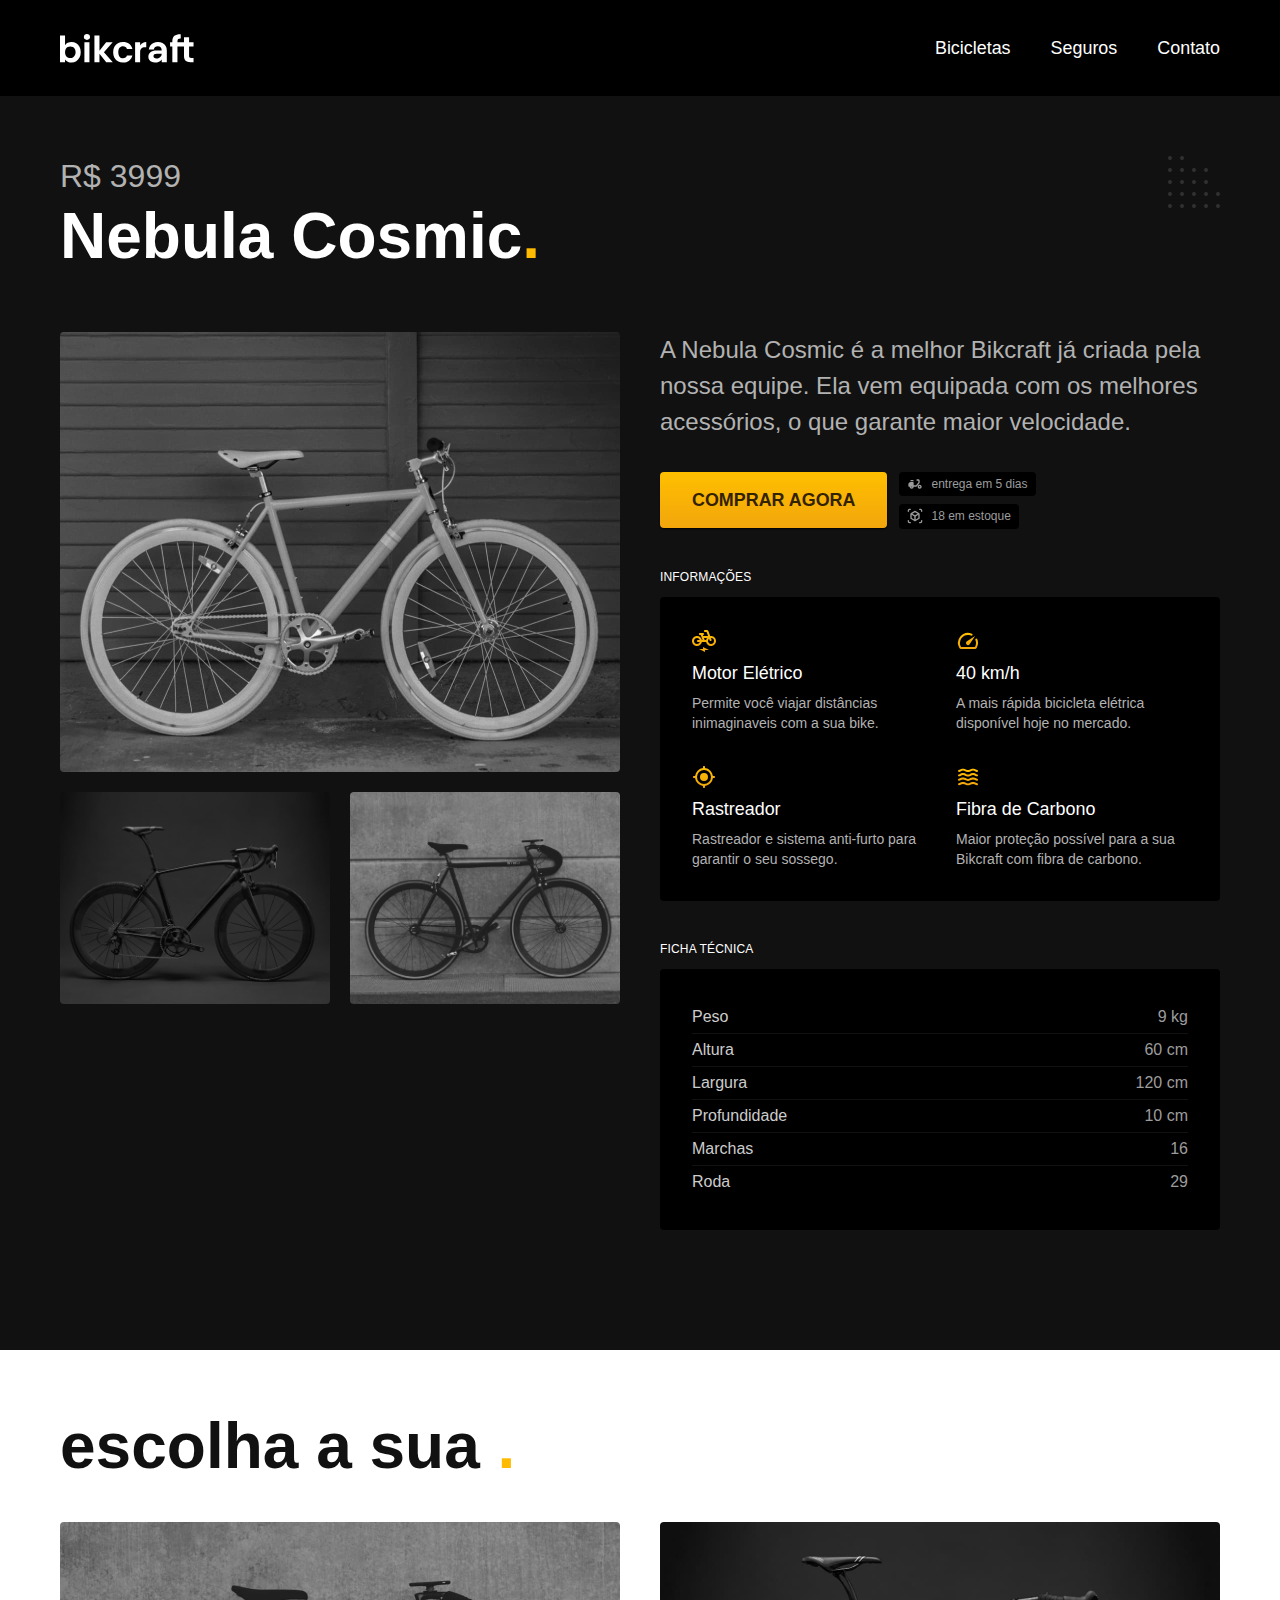
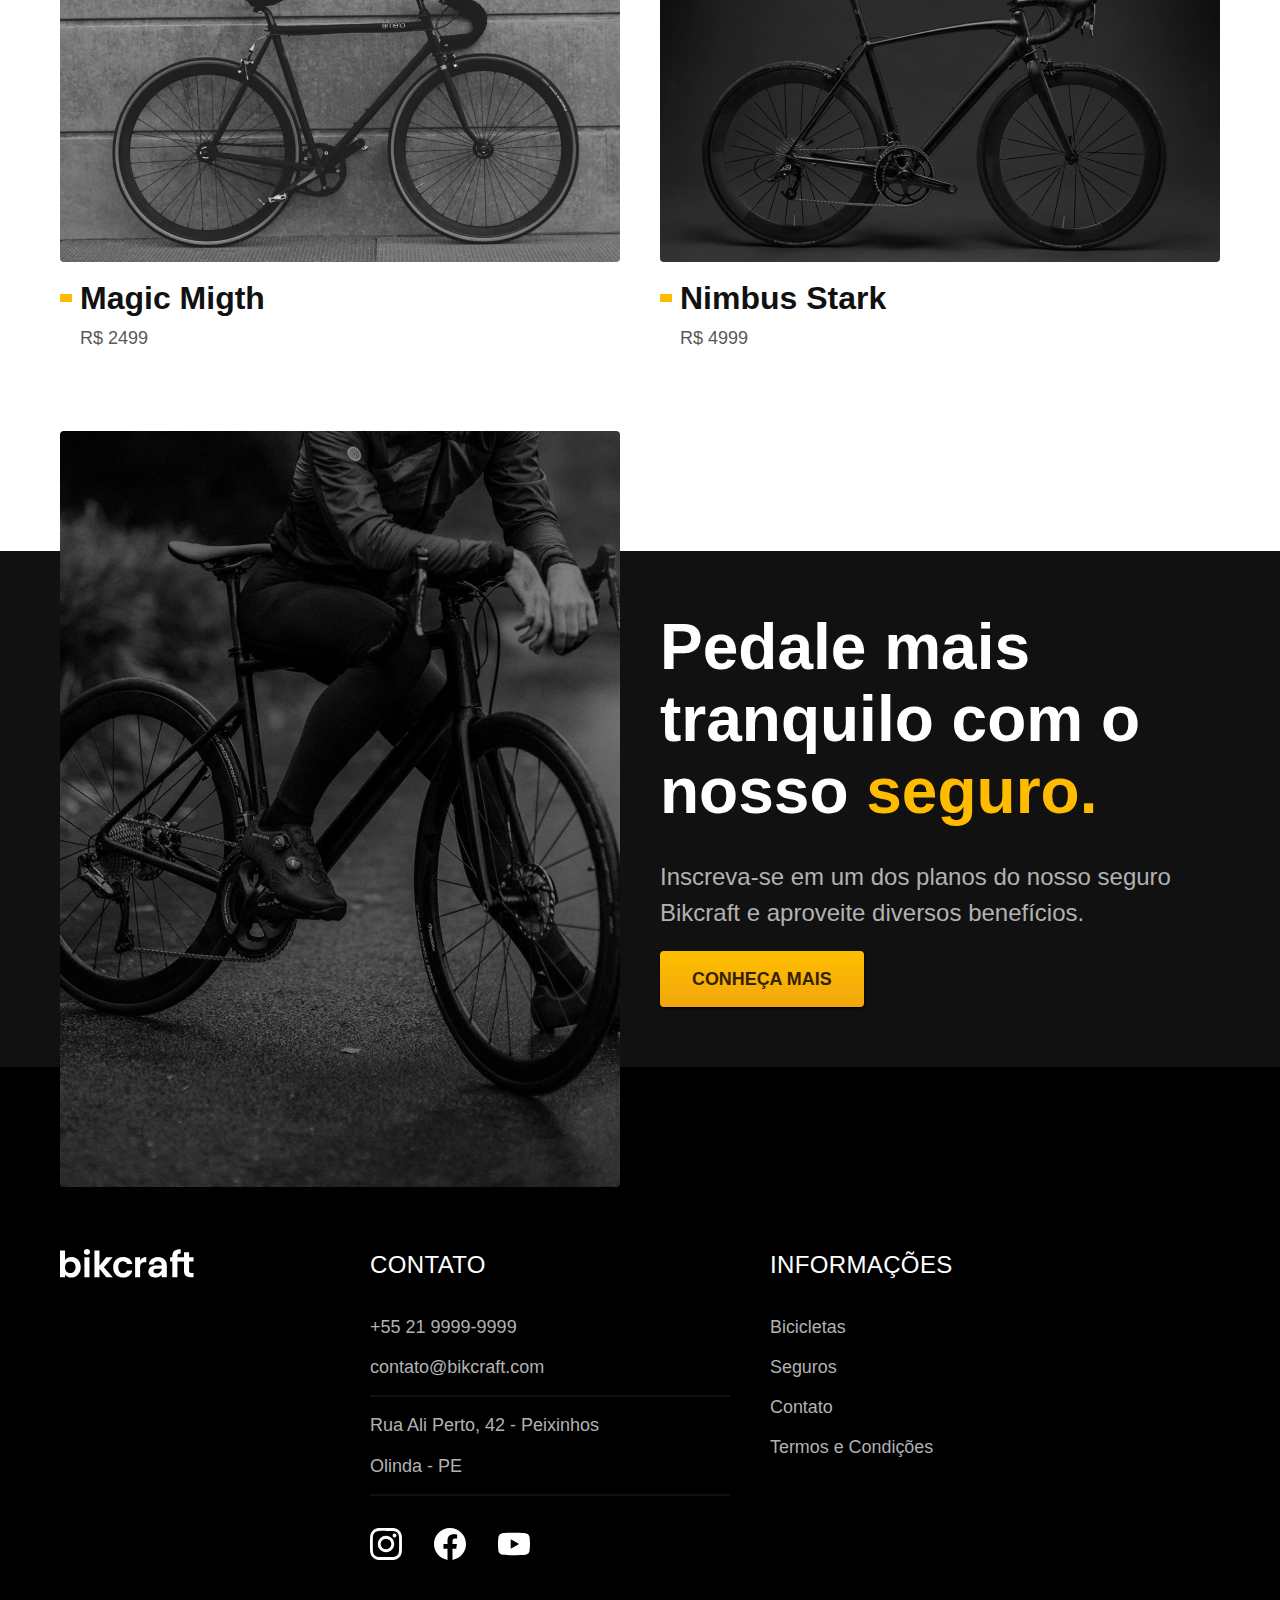
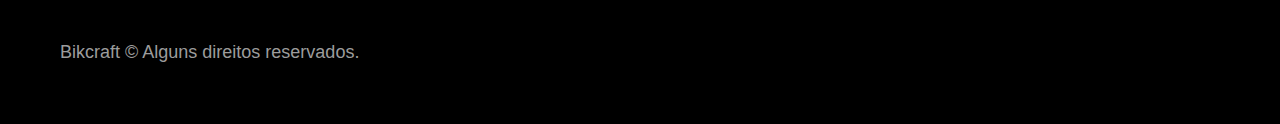
<file: bicicletas/nebula.html>
<!DOCTYPE html>
<html lang="pt-br">

<head>
  <meta charset="UTF-8">
  <meta name="viewport" content="width=device-width, initial-scale=1.0">

  <title>Nebula | Bikcraft</title>
  <meta name="description" content="Nimbus.">

  <link rel="stylesheet" href="../css/style.css">
</head>

<body id="bicicleta">
  <header class="header-bg">
    <div class="header container">
      <a href="../">
        <img src="../img/bikcraft.svg" alt="Bikcraft">
      </a>

      <nav aria-label="primaria">
        <ul class="header-menu font-1-m cor-0">
          <li><a href="../bicicletas.html">Bicicletas</a></li>
          <li><a href="../seguros.html">Seguros</a></li>
          <li><a href="../contato.html">Contato</a></li>
        </ul>
      </nav>
    </div>
  </header>

  <main class="titulo-bg">
    <div>
      <div class="titulo container">
        <p class="font-2-xl cor-5">R$ 3999</p>
        <h1 class="font-1-xxl cor-0">Nebula Cosmic<span class="cor-p1">.</span></h1>
      </div>
    </div>
    <div class="bicicleta container">
      <div class="bicicleta-imagens">
        <img src="../img/bicicleta/nimbus3.jpg" alt="Bicicleta 1">
        <img src="../img/bicicleta/nimbus1.jpg" alt="Bicicleta 2">
        <img src="../img/bicicleta/nimbus2.jpg" alt="Bicicleta 3">
      </div>
      <div class="bicicleta-conteudo">
        <p class="font-2-l cor-5">A Nebula Cosmic é a melhor Bikcraft já criada pela nossa equipe. Ela vem equipada com os melhores acessórios, o que garante maior velocidade.</p>
        <div class="bicicleta-comprar">
          <a class="botao" href="../orcamento.html?tipo=bikcraft&produto=nebula">Comprar Agora</a>
          <span class="font-1-xs cor-6"><img src="../img/icones/entrega.svg" alt=""> entrega em 5 dias</span>
          <span class="font-1-xs cor-6"><img src="../img/icones/estoque.svg" alt=""> 18 em estoque</span>
        </div>

        <h2 class="font-1-xs cor-0">Informações</h2>
        <ul class="bicicleta-informacoes">
          <li>
            <img src="../img/icones/eletrica.svg" alt="">
            <h3 class="font-1-m cor-0">Motor Elétrico</h3>
            <p class="font-2-xs cor-5">Permite você viajar distâncias inimaginaveis com a sua bike.</p>
          </li>
          <li>
            <img src="../img/icones/velocidade.svg" alt="">
            <h3 class="font-1-m cor-0">40 km/h</h3>
            <p class="font-2-xs cor-5">A mais rápida bicicleta elétrica disponível hoje no mercado.</p>
          </li>
          <li>
            <img src="../img/icones/rastreador.svg" alt="">
            <h3 class="font-1-m cor-0">Rastreador</h3>
            <p class="font-2-xs cor-5">Rastreador e sistema anti-furto para garantir o seu sossego.</p>
          </li>
          <li>
            <img src="../img/icones/carbono.svg" alt="">
            <h3 class="font-1-m cor-0">Fibra de Carbono</h3>
            <p class="font-2-xs cor-5">Maior proteção possível para a sua Bikcraft com fibra de carbono.</p>
          </li>
        </ul>
        <h2 class="font-1-xs cor-0">Ficha Técnica</h2>
        <ul class="bicicleta-ficha font-2-s cor-4">
          <li>Peso <span>9 kg</span></li>
          <li>Altura <span>60 cm</span></li>
          <li>Largura <span>120 cm</span></li>
          <li>Profundidade <span>10 cm</span></li>
          <li>Marchas <span>16</span></li>
          <li>Roda <span>29</span></li>
        </ul>
      </div>
    </div>
  </main>

  <article class="bicicletas-lista container">

    <h2 class="font-1-xxl">escolha a sua <span class="cor-p1">.</span></h2>


    <ul>
      <li>
        <a href="./magic.html">
          <img src="../img/bicicletas/magic.jpg" alt="Bicicleta preta">
          <h3 class="font-1-xl">Magic Migth</h3>
          <span class="font-2-m cor-8">R$ 2499</span>
        </a>
      </li>


      <li>
        <a href="./nebula.html">
          <img src="../img/bicicletas/nimbus.jpg" alt="Bicicleta preta">
          <h3 class="font-1-xl">Nimbus Stark</h3>
          <span class="font-2-m cor-8">R$ 4999</span>
        </a>
      </li>
    </ul>
  </article>

  <article class="seguro-bg">
    <div class="seguro container">
      <div class="seguro-imagem">
        <img src="../img/fotos/seguros.jpg" alt="Pessoa parada em cima de uma bicicleta">
      </div>
      <div class="seguro-conteudo">
        <h2 class="font-1-xxl cor-0">Pedale mais tranquilo com o nosso <span class="cor-p1">seguro.</span></h2>
        <p class="font-2-l cor-5">Inscreva-se em um dos planos do nosso seguro Bikcraft e aproveite diversos benefícios.</p>
        <a class="botao" href="../seguros.html">Conheça Mais</a>
      </div>

    </div>

  </article>



  <footer class="footer-bg">
    <div class="footer container">
      <img src="../img/bikcraft.svg" alt="Bikcraft">
      <div class="footer-contato">
        <h3 class="font-2-l-b cor-0">Contato</h3>
        <ul class="font-2-m cor-5">
          <li><a href="tel:+552199999999">+55 21 9999-9999</a></li>
          <li><a href="mailto:contato@bikcraft.com">contato@bikcraft.com</a></li>
          <li>Rua Ali Perto, 42 - Peixinhos</li>
          <li>Olinda - PE</li>
        </ul>
        <div class="footer-redes">
          <a href="../">
            <img src="../img/redes/instagram.svg" alt="Instagram">
          </a>
          <a href="../">
            <img src="../img/redes/facebook.svg" alt="Facebook">
          </a>
          <a href="../">
            <img src="../img/redes/youtube.svg" alt="Youtube">
          </a>
        </div>
      </div>
      <div class="footer-informacoes">
        <h3 class="font-2-l-b cor-0">Informações</h3>
        <nav>
          <ul class="font-1-m cor-5">
            <li><a href="../bicicletas.html">Bicicletas</a></li>
            <li><a href="../seguros.html">Seguros</a></li>
            <li><a href="../contato.html">Contato</a></li>
            <li><a href="../termos.html">Termos e Condições</a></li>
          </ul>
        </nav>
      </div>
      <p class="footer-copy font-2-m cor-6">Bikcraft © Alguns direitos reservados.</p>
    </div>
  </footer>
  <script src="../js/script.js"></script>
</body>

</html>
</file>
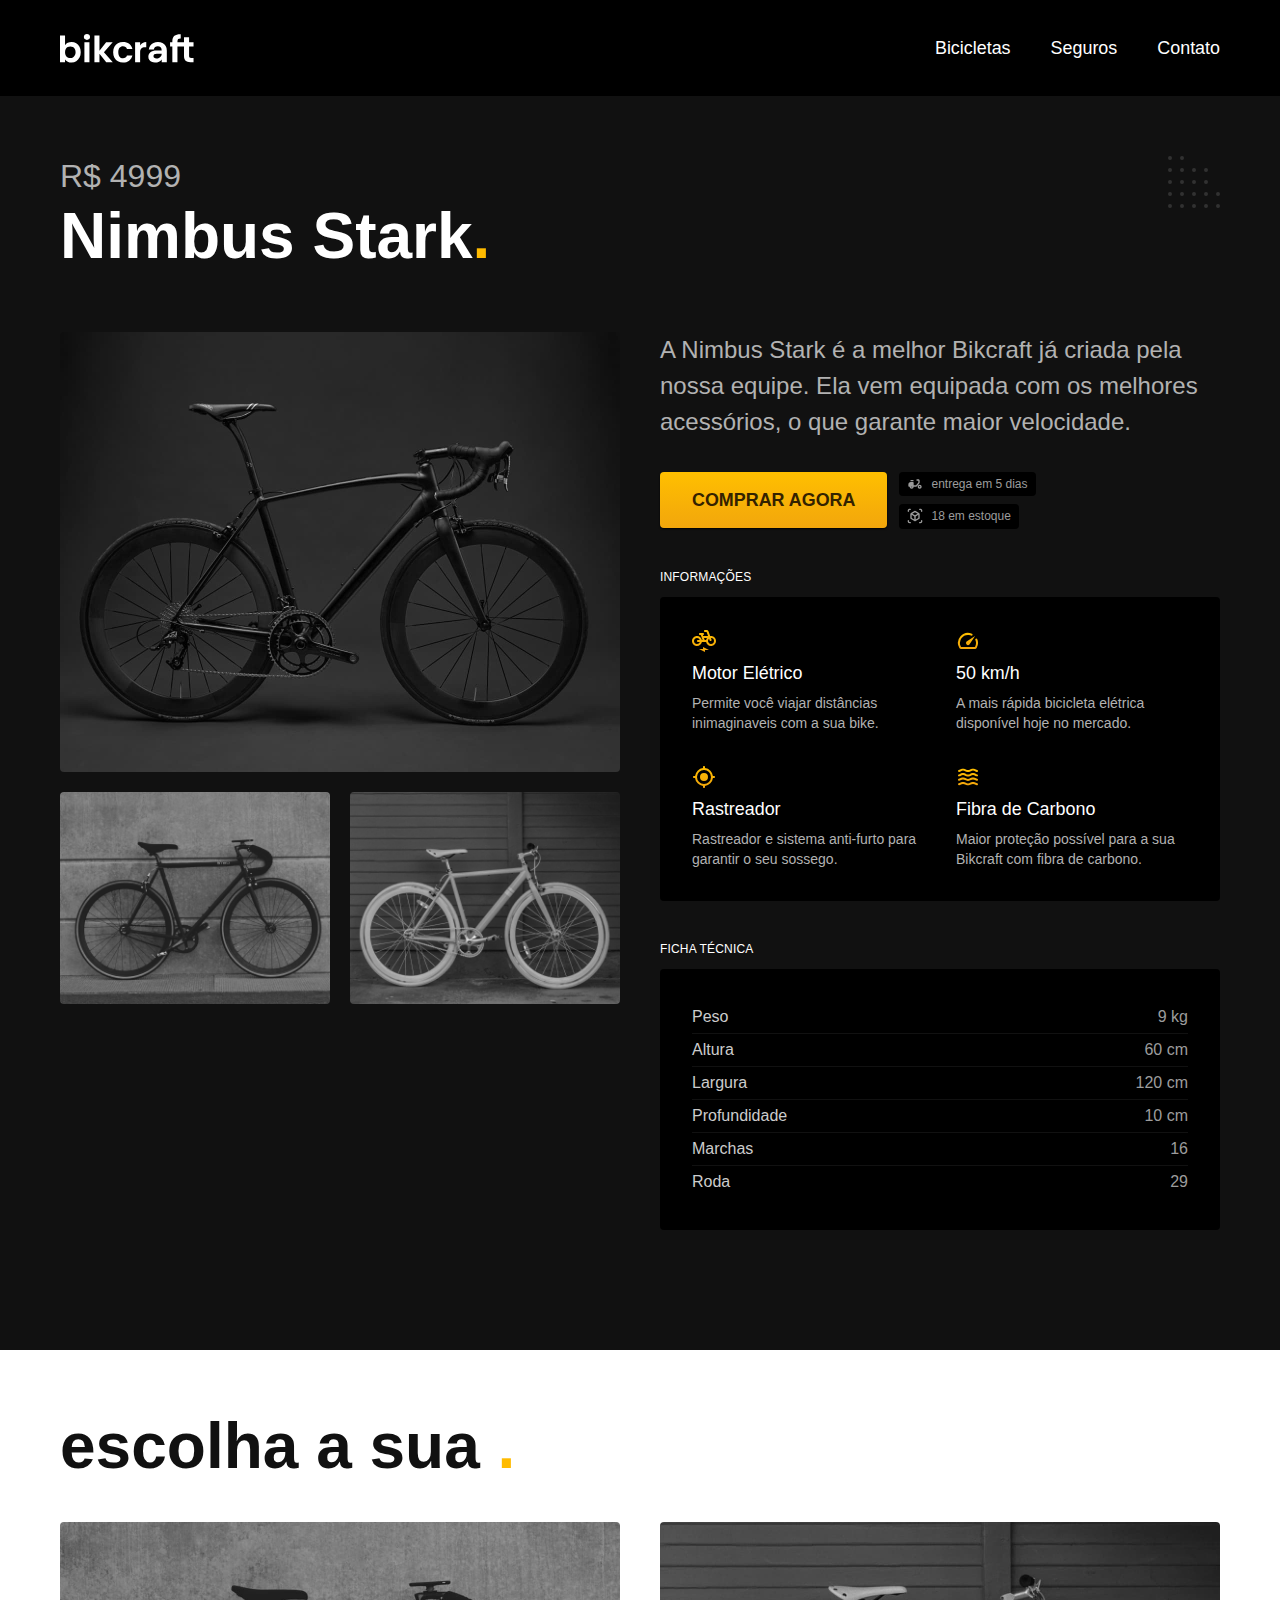
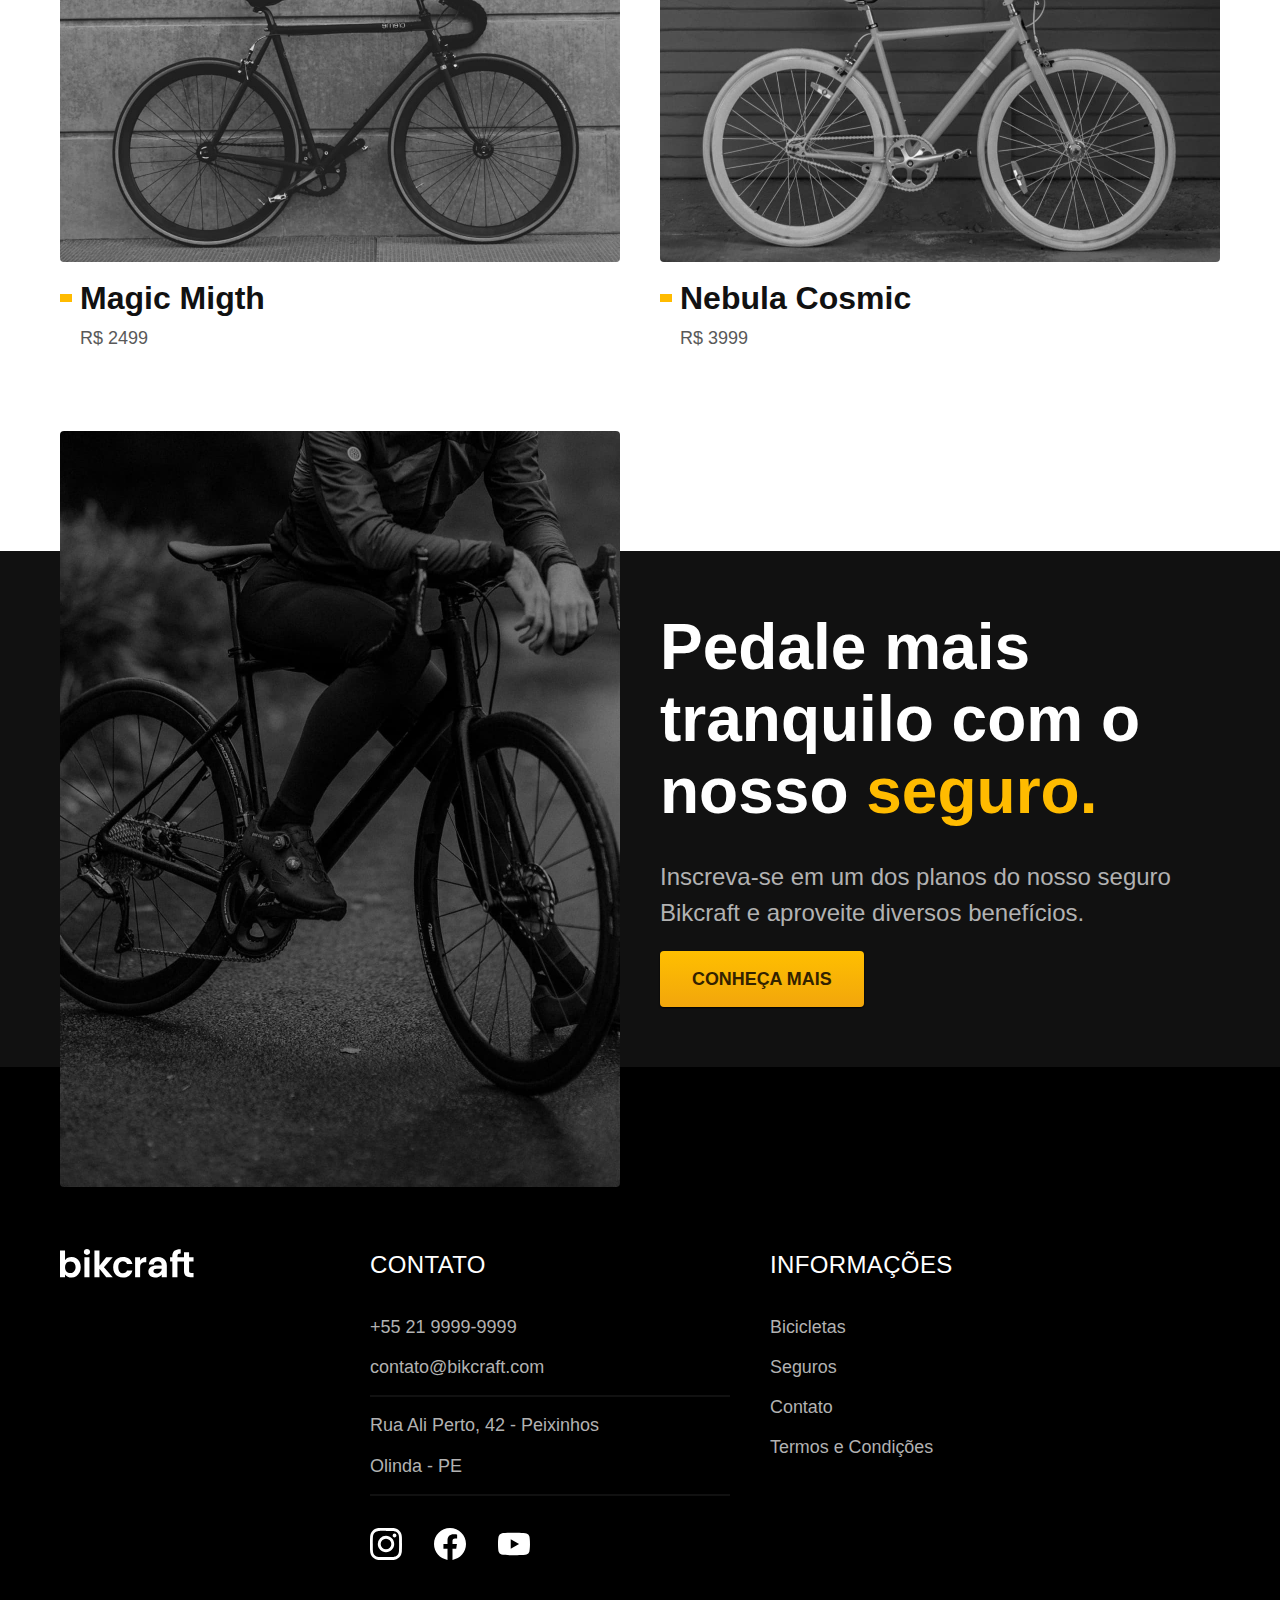
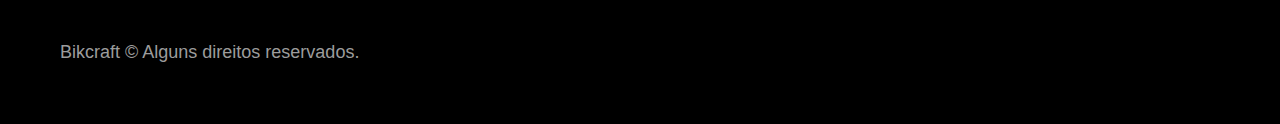
<file: bicicletas/nimbus.html>
<!DOCTYPE html>
<html lang="pt-br">

<head>
  <meta charset="UTF-8">
  <meta name="viewport" content="width=device-width, initial-scale=1.0">

  <title>Nimbus | Bikcraft</title>
  <meta name="description" content="Nimbus.">

  <link rel="stylesheet" href="../css/style.css">
</head>

<body id="bicicleta">
  <header class="header-bg">
    <div class="header container">
      <a href="../">
        <img src="../img/bikcraft.svg" alt="Bikcraft">
      </a>

      <nav aria-label="primaria">
        <ul class="header-menu font-1-m cor-0">
          <li><a href="../bicicletas.html">Bicicletas</a></li>
          <li><a href="../seguros.html">Seguros</a></li>
          <li><a href="../contato.html">Contato</a></li>
        </ul>
      </nav>
    </div>
  </header>

  <main class="titulo-bg">
    <div>
      <div class="titulo container">
        <p class="font-2-xl cor-5">R$ 4999</p>
        <h1 class="font-1-xxl cor-0">Nimbus Stark<span class="cor-p1">.</span></h1>
      </div>
    </div>
    <div class="bicicleta container">
      <div class="bicicleta-imagens">
        <img src="../img/bicicleta/nimbus1.jpg" alt="Bicicleta 1">
        <img src="../img/bicicleta/nimbus2.jpg" alt="Bicicleta 2">
        <img src="../img/bicicleta/nimbus3.jpg" alt="Bicicleta 3">
      </div>
      <div class="bicicleta-conteudo">
        <p class="font-2-l cor-5">A Nimbus Stark é a melhor Bikcraft já criada pela nossa equipe. Ela vem equipada com os melhores acessórios, o que garante maior velocidade.</p>
        <div class="bicicleta-comprar">
          <a class="botao" href="../orcamento.html?tipo=bikcraft&produto=nimbus">Comprar Agora</a>
          <span class="font-1-xs cor-6"><img src="../img/icones/entrega.svg" alt=""> entrega em 5 dias</span>
          <span class="font-1-xs cor-6"><img src="../img/icones/estoque.svg" alt=""> 18 em estoque</span>
        </div>

        <h2 class="font-1-xs cor-0">Informações</h2>
        <ul class="bicicleta-informacoes">
          <li>
            <img src="../img/icones/eletrica.svg" alt="">
            <h3 class="font-1-m cor-0">Motor Elétrico</h3>
            <p class="font-2-xs cor-5">Permite você viajar distâncias inimaginaveis com a sua bike.</p>
          </li>
          <li>
            <img src="../img/icones/velocidade.svg" alt="">
            <h3 class="font-1-m cor-0">50 km/h</h3>
            <p class="font-2-xs cor-5">A mais rápida bicicleta elétrica disponível hoje no mercado.</p>
          </li>
          <li>
            <img src="../img/icones/rastreador.svg" alt="">
            <h3 class="font-1-m cor-0">Rastreador</h3>
            <p class="font-2-xs cor-5">Rastreador e sistema anti-furto para garantir o seu sossego.</p>
          </li>
          <li>
            <img src="../img/icones/carbono.svg" alt="">
            <h3 class="font-1-m cor-0">Fibra de Carbono</h3>
            <p class="font-2-xs cor-5">Maior proteção possível para a sua Bikcraft com fibra de carbono.</p>
          </li>
        </ul>
        <h2 class="font-1-xs cor-0">Ficha Técnica</h2>
        <ul class="bicicleta-ficha font-2-s cor-4">
          <li>Peso <span>9 kg</span></li>
          <li>Altura <span>60 cm</span></li>
          <li>Largura <span>120 cm</span></li>
          <li>Profundidade <span>10 cm</span></li>
          <li>Marchas <span>16</span></li>
          <li>Roda <span>29</span></li>
        </ul>
      </div>
    </div>
  </main>

  <article class="bicicletas-lista container">

    <h2 class="font-1-xxl">escolha a sua <span class="cor-p1">.</span></h2>


    <ul>
      <li>
        <a href="./magic.html">
          <img src="../img/bicicletas/magic.jpg" alt="Bicicleta preta">
          <h3 class="font-1-xl">Magic Migth</h3>
          <span class="font-2-m cor-8">R$ 2499</span>
        </a>
      </li>


      <li>
        <a href="./nebula.html">
          <img src="../img/bicicletas/nebula.jpg" alt="Bicicleta preta">
          <h3 class="font-1-xl">Nebula Cosmic</h3>
          <span class="font-2-m cor-8">R$ 3999</span>
        </a>
      </li>
    </ul>
  </article>

  <article class="seguro-bg">
    <div class="seguro container">
      <div class="seguro-imagem">
        <img src="../img/fotos/seguros.jpg" alt="Pessoa parada em cima de uma bicicleta">
      </div>
      <div class="seguro-conteudo">
        <h2 class="font-1-xxl cor-0">Pedale mais tranquilo com o nosso <span class="cor-p1">seguro.</span></h2>
        <p class="font-2-l cor-5">Inscreva-se em um dos planos do nosso seguro Bikcraft e aproveite diversos benefícios.</p>
        <a class="botao" href="../seguros.html">Conheça Mais</a>
      </div>

    </div>

  </article>



  <footer class="footer-bg">
    <div class="footer container">
      <img src="../img/bikcraft.svg" alt="Bikcraft">
      <div class="footer-contato">
        <h3 class="font-2-l-b cor-0">Contato</h3>
        <ul class="font-2-m cor-5">
          <li><a href="tel:+552199999999">+55 21 9999-9999</a></li>
          <li><a href="mailto:contato@bikcraft.com">contato@bikcraft.com</a></li>
          <li>Rua Ali Perto, 42 - Peixinhos</li>
          <li>Olinda - PE</li>
        </ul>
        <div class="footer-redes">
          <a href="../">
            <img src="../img/redes/instagram.svg" alt="Instagram">
          </a>
          <a href="../">
            <img src="../img/redes/facebook.svg" alt="Facebook">
          </a>
          <a href="../">
            <img src="../img/redes/youtube.svg" alt="Youtube">
          </a>
        </div>
      </div>
      <div class="footer-informacoes">
        <h3 class="font-2-l-b cor-0">Informações</h3>
        <nav>
          <ul class="font-1-m cor-5">
            <li><a href="../bicicletas.html">Bicicletas</a></li>
            <li><a href="../seguros.html">Seguros</a></li>
            <li><a href="../contato.html">Contato</a></li>
            <li><a href="../termos.html">Termos e Condições</a></li>
          </ul>
        </nav>
      </div>
      <p class="footer-copy font-2-m cor-6">Bikcraft © Alguns direitos reservados.</p>
    </div>
  </footer>
  <script src="../js/script.js"></script>
</body>

</html>
</file>
<file: css/style.css>
@import "./global/global.css";
@import "./global/header.css";
@import "./utilidades/tipografias.css";
@import "./utilidades/cores.css";
@import "./global/footer.css";

/* Utilidades */
@import "./utilidades/componentes.css";
@import "./utilidades/formulario.css";

/* Home */
@import "./home/introducao.css";
@import "./home/tecnologia.css";
@import "./home/parceiros.css";
@import "./home/depoimento.css";

/* Bicicletas */
@import "./bicicletas/bicicletas-lista.css";
@import "./bicicletas/bicicletas.css";

/* Seguros */
@import "./seguros/seguros.css";
@import "./seguros/perguntas.css";
@import "./seguros/vantagens.css";

/* Contato */
@import "./contato/contato.css";
@import "./contato/lojas.css";

/* Termos */
@import "./termos/termos.css";

/* Bicicleta */
@import "./bicicleta/bicicleta.css";
@import "./bicicleta/seguro.css";
</file>
